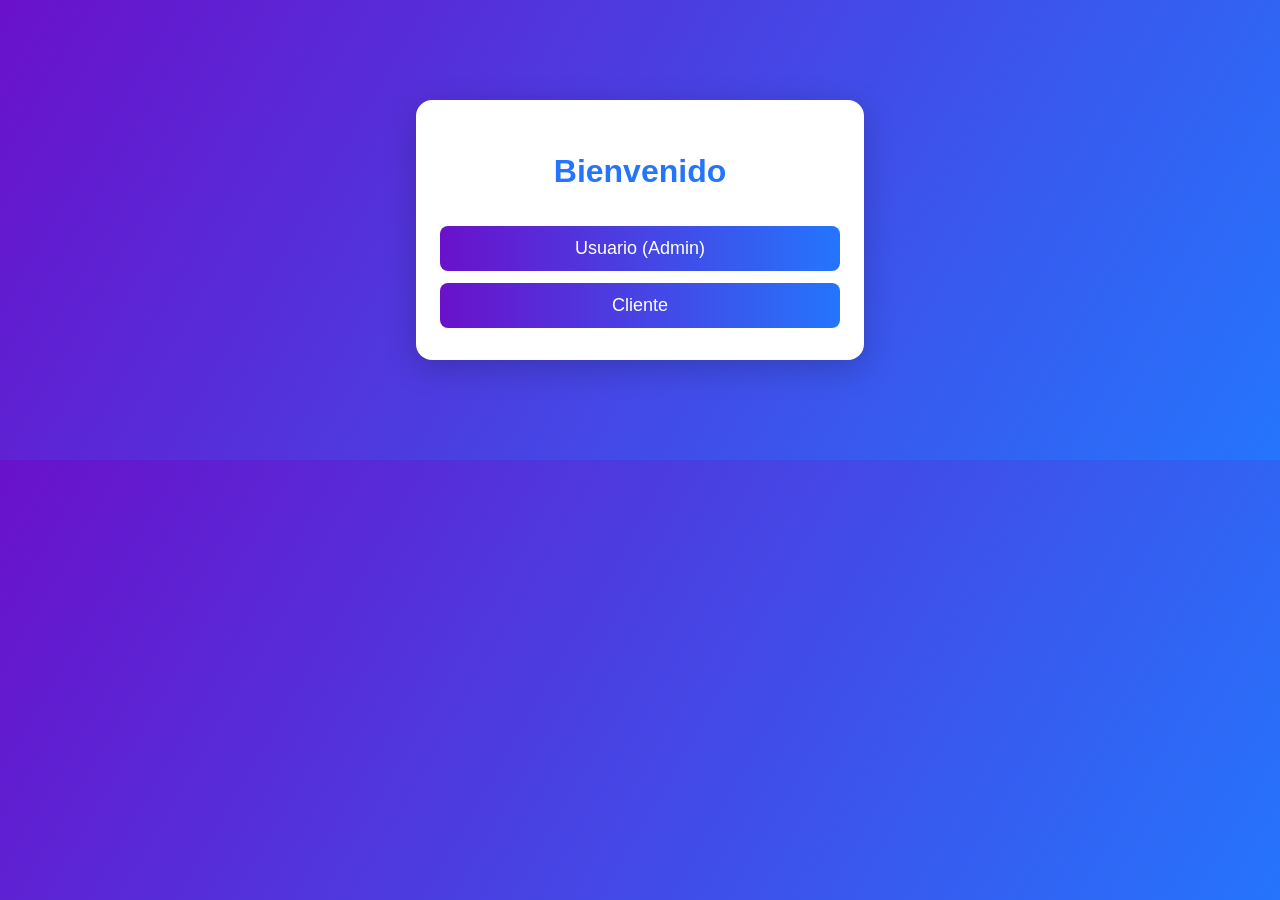
<file: frontend/index.html>
<!DOCTYPE html>
<html lang="es">

<head>
  <meta charset="UTF-8">
  <meta name="viewport" content="width=device-width, initial-scale=1.0">
  <title>Login - Examen Final</title>
  <link rel="stylesheet" href="styles.css">
</head>

<body>
  <div class="container">
    <h1>Bienvenido</h1>
    <div id="role-select">
      <button onclick="showAdminLogin()">Usuario (Admin)</button>
      <button onclick="showClienteLogin()">Cliente</button>
    </div>

    <form id="admin-login" class="hidden" onsubmit="return handleAdminLogin(event)">
      <h2>Login Usuario (Admin)</h2>
      <input type="email" id="admin-email" placeholder="Email" required>
      <input type="password" id="admin-password" placeholder="Contraseña" required>
      <button type="submit">Ingresar</button>
      <p>----- ó -----</p>
      <button type="button" onclick="window.location.href='index.html'" style="margin-top:10px;">Escoger rol</button>
      <p class="link" onclick="showAdminRegister()">¿No tienes cuenta? Regístrate</p>
      <div class="notification" id="admin-login-notif"></div>
    </form>

    <form id="admin-register" class="hidden" onsubmit="return handleAdminRegister(event)">
      <h2>Registro Usuario (Admin)</h2>
      <input type="text" id="admin-nombre" placeholder="Nombre" required maxlength="30">
      <input type="text" id="admin-apellido" placeholder="Apellido" required maxlength="20">
      <input type="email" id="admin-reg-email" placeholder="Email" required maxlength="30">
      <input type="password" id="admin-reg-password" placeholder="Contraseña" required maxlength="20">
      <button type="submit">Registrar</button>
      <button type="button" onclick="window.location.href='index.html'" style="margin-top:10px;">Escoger rol</button>
      <p>----- ó -----</p>
      <p class="link" onclick="showAdminLogin()">¿Ya tienes cuenta? Inicia sesión</p>
      <div class="notification" id="admin-register-notif"></div>
    </form>

    <form id="cliente-login" class="hidden" onsubmit="return handleClienteLogin(event)">
      <h2>Login Cliente</h2>
      <input type="text" id="cliente-cedula" placeholder="Cédula" required>
      <input type="password" id="cliente-password" placeholder="Contraseña" required>
      <button type="submit">Ingresar</button>
      <p>----- ó -----</p>
      <button type="button" onclick="window.location.href='index.html'" style="margin-top:10px;">Escoger rol</button>
      <p class="link" onclick="showClienteRegister()">¿No tienes cuenta? Regístrate</p>
      <div class="notification" id="cliente-login-notif"></div>
    </form>

    <form id="cliente-register" class="hidden" onsubmit="return handleClienteRegister(event)">
      <h2>Registro Cliente</h2>
      <input type="text" id="cliente-cedula-reg" placeholder="Cédula" required>
      <input type="text" id="cliente-nombre" placeholder="Nombre" required maxlength="10">
      <input type="text" id="cliente-apellido" placeholder="Apellido" required maxlength="10">
      <input type="text" id="cliente-ciudad" placeholder="Ciudad" required maxlength="10">
      <input type="email" id="cliente-email" placeholder="Email" required maxlength="30">
      <input type="text" id="cliente-direccion" placeholder="Dirección" maxlength="20">
      <input type="text" id="cliente-telefono" placeholder="Teléfono" maxlength="20">
      <input type="date" id="cliente-fecha-nacimiento" placeholder="Fecha de nacimiento">
      <input type="password" id="cliente-reg-password" placeholder="Contraseña" required maxlength="20">
      <button type="submit">Registrar</button>
      <button type="button" onclick="window.location.href='index.html'" style="margin-top:10px;">Escoger rol</button>
      <p>----- ó -----</p>
      <p class="link" onclick="showClienteLogin()">¿Ya tienes cuenta? Inicia sesión</p>
      <div class="notification" id="cliente-register-notif"></div>
    </form>
  </div>
  <script src="script.js"></script>
</body>

</html>
</file>
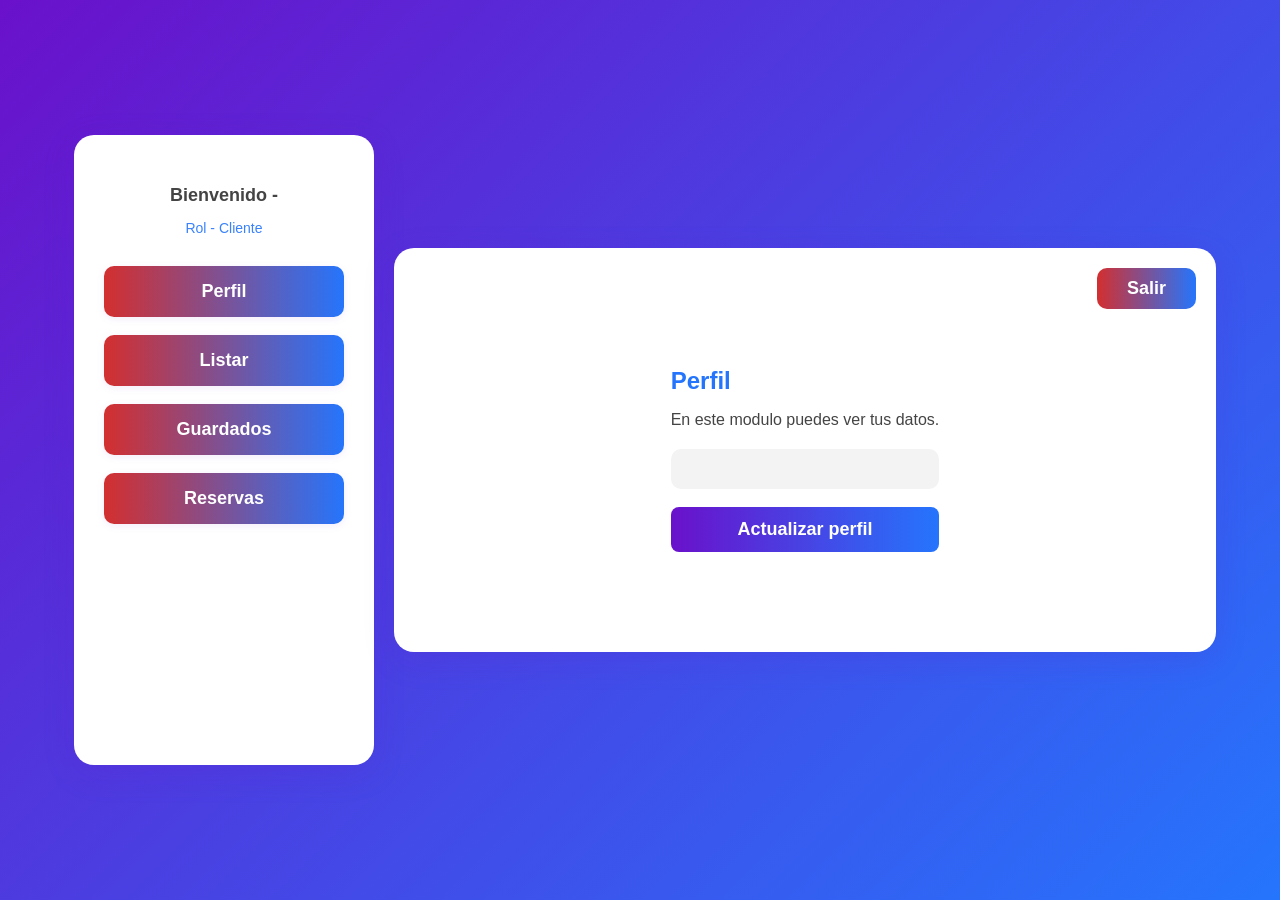
<file: frontend/cliente.html>
<!DOCTYPE html>
<html lang="es">

<head>
  <meta charset="UTF-8">
  <meta name="viewport" content="width=device-width, initial-scale=1.0">
  <title>Panel Cliente</title>
  <style>
    * {
      font-family: 'Segoe UI', Arial, sans-serif;
      box-sizing: border-box;
    }

    body {
      margin: 0;
      padding: 0;
      min-height: 100vh;
      background: linear-gradient(135deg, #6a11cb, #2575fc);
      display: flex;
      justify-content: center;
      align-items: center;
    }

    .container {
      display: flex;
      align-items: center;
      gap: 20px;
      width: 90%;
      max-width: 1700px;
    }

    aside {
      width: 300px;
      background: #fff;
      color: #2575fc;
      padding: 50px 30px;
      display: flex;
      flex-direction: column;
      align-items: center;
      border-radius: 20px;
      box-shadow: 0 8px 32px rgba(106, 17, 203, 0.15);
      height: 70vh;
      margin-left: 10px;
    }

    .admin-info {
      margin-bottom: 30px;
      text-align: center;
      font-size: 14px;
    }

    .admin-info div:first-child {
      font-weight: bold;
      font-size: 18px;
      color: #444;
    }

    .sidebar-btn {
      background: #fff;
      background: linear-gradient(90deg, #d32f2f, #2575fc);
      color: white;
      border: none;
      border-radius: 10px;
      font-weight: bold;
      font-size: 18px;
      padding: 15px 0;
      margin-bottom: 18px;
      cursor: pointer;
      box-shadow: 0 2px 8px rgba(106, 17, 203, 0.08);
      width: 100%;
    }

    .sidebar-btn:hover {
      background: linear-gradient(90deg, #6a11cb, #2575fc);
      color: #fff;
    }

    main {
      flex: 1;
      max-width: 1500px;
      background: #fff;
      padding: 100px 30px;
      position: relative;
      border-radius: 20px;
      box-shadow: 0 8px 32px rgba(106, 17, 203, 0.15);
      max-height: 650px;
      overflow-y: auto;
      display: flex;
      flex-direction: column;
      justify-content: center;
    }

    main section {
      margin: auto;
    }


    .btn-salir {
      position: absolute;
      top: 20px;
      right: 20px;
      background: linear-gradient(90deg, #d32f2f, #2575fc);
      color: #fff;
      border: none;
      padding: 10px 30px;
      border-radius: 10px;
      font-weight: bold;
      cursor: pointer;
      font-size: 18px;
    }

    .btn-salir:hover {
      background: linear-gradient(90deg, #6a11cb, #2575fc);
      color: #fff;
    }

    #form-producto,
    #form-cliente {
      max-width: 420px;
      margin: auto;
    }

    .input-login {
      background: #f3f3f3;
      border: 1px solid #ccc;
      border-radius: 8px;
      padding: 10px;
      margin-bottom: 6px;
      font-size: 16px;
      width: 100%;
    }

    .btn-login {
      background: linear-gradient(90deg, #6a11cb, #2575fc);
      color: #fff;
      border: none;
      border-radius: 8px;
      font-weight: bold;
      font-size: 18px;
      padding: 12px 0;
      cursor: pointer;
      width: 100%;
    }

    .btn-login:hover {
      opacity: 0.85;
    }

    table {
      border-collapse: collapse;
      width: 100%;
    }

    th,
    td {
      border: 1px solid #ccc;
      padding: 8px;
      text-align: left;
    }

    th {
      background-color: #f3f3f3;
    }

    #carrusel-listar {
      max-width: 1500px;
    }

    .slide-listar {
      max-width: 1500px;
    }

    #slide-listar-cliente table,
    #slide-listar-producto table {
      min-width: 0;
      width: 100%;
    }

    @media (max-width: 700px) {
      .container {
        flex-direction: column;
        align-items: stretch;
        width: 100%;
        min-width: 0;
      }

      aside {
        width: 100%;
        margin-left: 0;
        margin-bottom: 20px;
        height: auto;
        padding: 30px 10px;
        border-radius: 0 0 20px 20px;
      }

      main {
        padding: 20px 10px;
        min-height: 400px;
        border-radius: 20px 20px 0 0;
      }

      #carrusel-crear {
        min-height: 0;
        max-width: 100%;
        padding: 0;
      }

      .slide-crear {
        max-width: 100%;
        min-width: 0;
      }

      #carrusel-crear>div {
        max-width: 100%;
      }

      #carrusel-crear button {
        width: 36px;
        height: 36px;
        font-size: 20px;
      }
    }
  </style>
</head>

<body>
  <div class="container">
    <aside>
      <div class="admin-info">
        <div>Bienvenido - <span id="cliente-nombre"></span></div>
        <p></p>
        <div style="opacity: .9;">Rol - Cliente</div>
      </div>
      <button id="btn-perfil" class="sidebar-btn">Perfil</button>
      <button id="btn-listar" class="sidebar-btn">Listar</button>
      <button id="btn-carrito" class="sidebar-btn">Guardados</button>
      <button id="btn-pedidos" class="sidebar-btn">Reservas</button>
    </aside>
    <main>
      <!-- ...otros módulos... -->
      <button onclick="window.location.href='index.html'" class="btn-salir">Salir</button>
      <section id="seccion-perfil" style="display:none;">
        <h2 style="color:#2575fc;margin-bottom:10px;">Perfil</h2>
        <p style="margin-bottom:20px;color:#444;">En este modulo puedes ver tus datos.</p>
        <div id="datos-perfil" style="background:#f3f3f3;padding:20px;border-radius:10px;max-width:400px;"></div>
        <button id="btn-actualizar-perfil" class="btn-login"
          style="margin-top:18px;width:100%;max-width:400px;">Actualizar perfil</button>
      </section>

      <!-- Modal para actualizar perfil -->
      <div id="modal-actualizar-perfil"
        style="display:none;position:fixed;top:0;left:0;width:100vw;height:100vh;background:rgba(0,0,0,0.3);z-index:1000;justify-content:center;align-items:center;">
        <div
          style="background:#fff;padding:32px 28px;border-radius:16px;max-width:400px;width:90%;box-shadow:0 8px 32px rgba(106,17,203,0.15);position:relative;">
          <h2 style="color:#2575fc;margin-bottom:10px;">Editar perfil</h2>
          <form id="form-actualizar-perfil">
            <input type="text" name="cedula" placeholder="Cédula" required maxlength="10" class="input-login" disabled>
            <input type="text" name="nombre" placeholder="Nombre" required maxlength="20" class="input-login">
            <input type="text" name="apellido" placeholder="Apellido" required maxlength="20" class="input-login">
            <input type="email" name="email" placeholder="Email" required maxlength="40" class="input-login">
            <input type="text" name="ciudad" placeholder="Ciudad" maxlength="20" class="input-login">
            <input type="text" name="direccion" placeholder="Dirección" maxlength="20" class="input-login">
            <input type="text" name="telefono" placeholder="Teléfono" maxlength="10" class="input-login">
            <input type="date" name="fecha_nacimiento" placeholder="Fecha de nacimiento" class="input-login">
            <input type="password" name="password" placeholder="Nueva contraseña" class="input-login">
            <button type="submit" class="btn-login" style="margin-top:10px;">Guardar cambios</button>
            <button type="button" id="btn-cerrar-modal" class="btn-login"
              style="background:#d32f2f;margin-top:10px;">Cancelar</button>
          </form>
        </div>
      </div>

      <section id="seccion-listar" style="display:none;position:relative;">
        <div id="listar-productos" style="min-height:400px;width:100%;max-width:900px;margin:auto;">
          <h2 style="color:#2575fc;margin-bottom:10px;">Listar Vehículos</h2>
          <p style="margin-bottom:20px;color:#444;">En este modulo te permite ver todos los vehículos disponibles.</p>
          <div
            style="overflow-x:auto;background:#fff;padding:20px;border-radius:16px;box-shadow:0 8px 32px rgba(106,17,203,0.08);">
            <table style="min-width:700px;width:100%;">
              <thead>
                <tr>
                  <th>N°</th>
                  <th>Marca</th>
                  <th>Modelo</th>
                  <th>Año fabricación</th>
                  <th>Placa</th>
                  <th>Color</th>
                  <th>Tipo</th>
                  <th>Kilometraje</th>
                  <th>Descripción</th>
                  <th>Acciones</th>
                </tr>
              </thead>
              <tbody id="tabla-productos-body"></tbody>
            </table>
          </div>
        </div>
      </section>

      <!-- Modal para editar producto -->
      <div id="modal-editar-producto"
        style="display:none;position:fixed;top:0;left:0;width:100vw;height:100vh;background:rgba(0,0,0,0.3);z-index:1000;justify-content:center;align-items:center;">
        <div
          style="background:#fff;padding:32px 28px;border-radius:16px;max-width:500px;width:90%;box-shadow:0 8px 32px rgba(106,17,203,0.15);position:relative;">
          <h2 style="color:#2575fc;margin-bottom:10px;">Editar vehiculo</h2>
          <form id="form-editar-producto">
            <input type="text" name="marca" placeholder="Marca" required maxlength="20" class="input-login">
            <input type="text" name="modelo" placeholder="Modelo" required maxlength="20" class="input-login">
            <input type="date" name="anio_fabricacion" placeholder="Año de fabricación" class="input-login">
            <input type="text" name="placa" placeholder="Placa" maxlength="7" class="input-login">
            <input type="text" name="color" placeholder="Color" maxlength="20" class="input-login">
            <input type="text" name="tipo" placeholder="Tipo" maxlength="20" class="input-login">
            <input type="text" name="kilometraje" placeholder="Kilometraje" maxlength="20" class="input-login">
            <input type="text" name="descripcion" placeholder="Descripción" maxlength="20" class="input-login">
            <button type="submit" class="btn-login" style="margin-top:10px;">Guardar cambios</button>
            <button type="button" id="btn-cerrar-modal-editar" class="btn-login"
              style="background:#d32f2f;margin-top:10px;">Cancelar</button>
          </form>
        </div>
      </div>

      <section id="seccion-carrito" style="display:none;position:relative;">
        <div id="carrito" style="min-height:300px;width:100%;max-width:700px;margin:auto;">
          <h2 style="color:#2575fc;margin-bottom:10px;">Guardado</h2>
          <p style="margin-bottom:20px;color:#444;">En este modulo puedes ver tus vehiculos seleccionados.</p>
          <div id="carrito-lista" style="display:flex;flex-wrap:wrap;gap:20px;"></div>
          <div id="carrito-vacio" style="color:#888;margin-top:20px;display:none;">No hay vehiculos en el guardado.
          </div>
        </div>
      </section>

      <section id="seccion-pedidos" style="display:none;">
        <div id="carrusel-pedidos" style="max-width:900px;margin:auto;">
          <div id="carrusel-gestion" style="display:block;">
            <h2 style="color:#2575fc;margin-bottom:10px;">Gestión de reservas</h2>
            <p style="margin-bottom:20px;color:#444;">En este modulo puedes realizar tus reservas.</p>
            <div style="display:flex;align-items:center;justify-content:center;gap:24px;">
              <button id="btn-carrusel-pedidos-izq"
                style="background:linear-gradient(90deg,#2575fc,#6a11cb);color:#fff;border:none;border-radius:50%;width:44px;height:44px;font-size:28px;cursor:pointer;flex-shrink:0;">&#8592;</button>
              <form id="pedidoForm"
                style="background:#f3f3f3;padding:28px 24px;border-radius:16px;max-width:420px;box-shadow:0 4px 16px rgba(106,17,203,0.08);">
                <div id="notificacion-pedido" class="notification success" style="display:none;margin-bottom:12px;">
                  ¡Pedido creado exitosamente!</div>
                <div style="margin-bottom:16px;">
                  <label for="cedula_cliente" style="color:#2575fc;font-weight:bold;">Cédula Cliente:</label><br>
                  <input type="text" id="cedula_cliente" name="cedula_cliente" required class="input-login"
                    style="margin-top:4px;background:#eaf3ff;color:#2575fc;font-weight:bold;" readonly>
                  <span id="cedulaClienteMsg" style="color:#d32f2f;font-size:14px;display:none;"></span>
                </div>
                <div style="margin-bottom:16px;">
                  <label for="codigo_producto" style="color:#2575fc;font-weight:bold;">Código Producto:</label><br>
                  <input type="text" id="codigo_producto" name="codigo_producto" maxlength="20" required
                    class="input-login" style="margin-top:4px;">
                  <button type="button" id="buscarProducto" class="btn-login"
                    style="margin-top:10px;width:100%;background:#2575fc;">Buscar producto</button>
                </div>
                <div id="datosProducto"
                  style="display:none;background:#f3f3f3;padding:18px 16px;border-radius:12px;margin-bottom:16px;box-shadow:0 2px 8px rgba(106,17,203,0.08);">
                  <div style="margin-bottom:8px;"><b style="color:#2575fc;">Nombre:</b> <span id="nombreProducto"
                      style="color:#444;"></span></div>
                  <div style="margin-bottom:8px;"><b style="color:#2575fc;">Categoría:</b> <span id="categoriaProducto"
                      style="color:#444;"></span></div>
                  <div style="margin-bottom:8px;"><b style="color:#2575fc;">Precio:</b> $<span id="precioProducto"
                      style="color:#444;"></span></div>
                  <div style="margin-bottom:8px;"><b style="color:#2575fc;">Stock:</b> <span id="stockProducto"
                      style="color:#444;"></span></div>
                  <div style="margin-bottom:8px;"><b style="color:#2575fc;">Cantidad:</b> <input type="number"
                      id="cantidadProducto" min="1" value="1" style="width:60px;"> </div>
                  <span id="productoMsg" style="color:#d32f2f;font-size:14px;display:none;"></span>
                </div>
                <button type="submit" class="btn-login" style="width:100%;margin-top:10px;">Crear Pedido</button>
              </form>
              <button id="btn-carrusel-pedidos-der"
                style="background:linear-gradient(90deg,#2575fc,#6a11cb);color:#fff;border:none;border-radius:50%;width:44px;height:44px;font-size:28px;cursor:pointer;flex-shrink:0;">&#8594;</button>
            </div>
          </div>
          <div id="carrusel-mis" style="display:none;">
            <div style="display:flex;align-items:center;justify-content:center;gap:24px;">
              <button id="btn-carrusel-pedidos-izq-mis"
                style="background:linear-gradient(90deg,#2575fc,#6a11cb);color:#fff;border:none;border-radius:50%;width:44px;height:44px;font-size:28px;cursor:pointer;flex-shrink:0;">&#8592;</button>
              <div style="width:100%;max-width:900px;">
                <h3 style="color:#2575fc;margin-top:10px;margin-bottom:18px;text-align:center;">Mis Reservas</h3>
                <div
                  style="overflow-x:auto;background:#fff;padding:20px;border-radius:16px;box-shadow:0 8px 32px rgba(106,17,203,0.08);max-width:900px;margin:auto;">
                  <table id="tablaPedidos" style="min-width:700px;width:100%;border-collapse:collapse;">
                    <thead>
                      <tr style="background-color:#f3f3f3;color:#2575fc;">
                        <th style="padding:10px 8px;border-radius:8px 0 0 8px;">ID</th>
                        <th style="padding:10px 8px;">Código Pedido</th>
                        <th style="padding:10px 8px;">Cédula Cliente</th>
                        <th style="padding:10px 8px;">Código Producto</th>
                        <th style="padding:10px 8px;">Cantidad</th>
                        <th style="padding:10px 8px;">Nombre</th>
                        <th style="padding:10px 8px;">Categoría</th>
                        <th style="padding:10px 8px;">Precio</th>
                        <th style="padding:10px 8px;">Stock</th>
                        <th style="padding:10px 8px;border-radius:0 8px 8px 0;">Estado</th>
                      </tr>
                    </thead>
                    <tbody>
                      <!-- Los pedidos del cliente se mostrarán aquí -->
                    </tbody>
                  </table>
                </div>
              </div>
              <button id="btn-carrusel-pedidos-der-mis"
                style="background:linear-gradient(90deg,#2575fc,#6a11cb);color:#fff;border:none;border-radius:50%;width:44px;height:44px;font-size:28px;cursor:pointer;flex-shrink:0;">&#8594;</button>
            </div>
          </div>
        </div>
      </section>
    </main>
    <!-- Modal para editar cliente (mover aquí, fuera de la sección 'Crear') -->
    <div id="modal-editar-cliente"
      style="display:none;position:fixed;top:0;left:0;width:100vw;height:100vh;background:rgba(0,0,0,0.3);z-index:1000;justify-content:center;align-items:center;">
      <div
        style="background:#fff;padding:32px 28px;border-radius:16px;max-width:500px;width:90%;box-shadow:0 8px 32px rgba(106,17,203,0.15);position:relative;">
        <h2 style="color:#2575fc;margin-bottom:10px;">Editar cliente</h2>
        <form id="form-editar-cliente">
          <input type="text" name="cedula" placeholder="Cédula" required maxlength="10" class="input-login">
          <input type="text" name="nombre" placeholder="Nombre" required maxlength="10" class="input-login">
          <input type="text" name="apellido" placeholder="Apellido" required maxlength="10" class="input-login">
          <input type="text" name="ciudad" placeholder="Ciudad" required maxlength="10" class="input-login">
          <input type="email" name="email" placeholder="Email" required maxlength="30" class="input-login">
          <input type="text" name="direccion" placeholder="Dirección" maxlength="20" class="input-login">
          <input type="text" name="telefono" placeholder="Teléfono" maxlength="10" class="input-login">
          <input type="date" name="fecha_nacimiento" placeholder="Fecha de nacimiento" class="input-login">
          <input type="password" name="passwordCliente" placeholder="Contraseña" required maxlength="30"
            class="input-login">
          <button type="submit" class="btn-login" style="margin-top:10px;">Guardar cambios</button>
          <button type="button" id="btn-cerrar-modal-editar-cliente" class="btn-login"
            style="background:#d32f2f;margin-top:10px;">Cancelar</button>
        </form>
      </div>
    </div>
  </div>

</body>
<script src="perfil/perfil.js"></script>
<script src="listar/listar.js"></script>
<script src="guardado/guardado.js"></script>
<script src="reservas/reservas.js"></script>
<script>
  // Carrusel de pedidos con flechas en ambas vistas
  document.addEventListener('DOMContentLoaded', function () {
    const btnIzq = document.getElementById('btn-carrusel-pedidos-izq');
    const btnDer = document.getElementById('btn-carrusel-pedidos-der');
    const btnIzqMis = document.getElementById('btn-carrusel-pedidos-izq-mis');
    const btnDerMis = document.getElementById('btn-carrusel-pedidos-der-mis');
    const vistaGestion = document.getElementById('carrusel-gestion');
    const vistaMis = document.getElementById('carrusel-mis');
    let actual = 0; // 0: gestion, 1: mis pedidos
    function mostrarVista(idx) {
      if (idx === 0) {
        vistaGestion.style.display = 'block';
        vistaMis.style.display = 'none';
      } else {
        vistaGestion.style.display = 'none';
        vistaMis.style.display = 'block';
      }
      actual = idx;
    }
    // Flechas en gestión
    btnIzq.addEventListener('click', function () {
      mostrarVista(0);
    });
    btnDer.addEventListener('click', function () {
      mostrarVista(1);
    });
    // Flechas en mis pedidos
    btnIzqMis.addEventListener('click', function () {
      mostrarVista(0);
    });
    btnDerMis.addEventListener('click', function () {
      mostrarVista(1);
    });
    mostrarVista(0);
  });
</script>
</body>
</body>

</html>
</file>
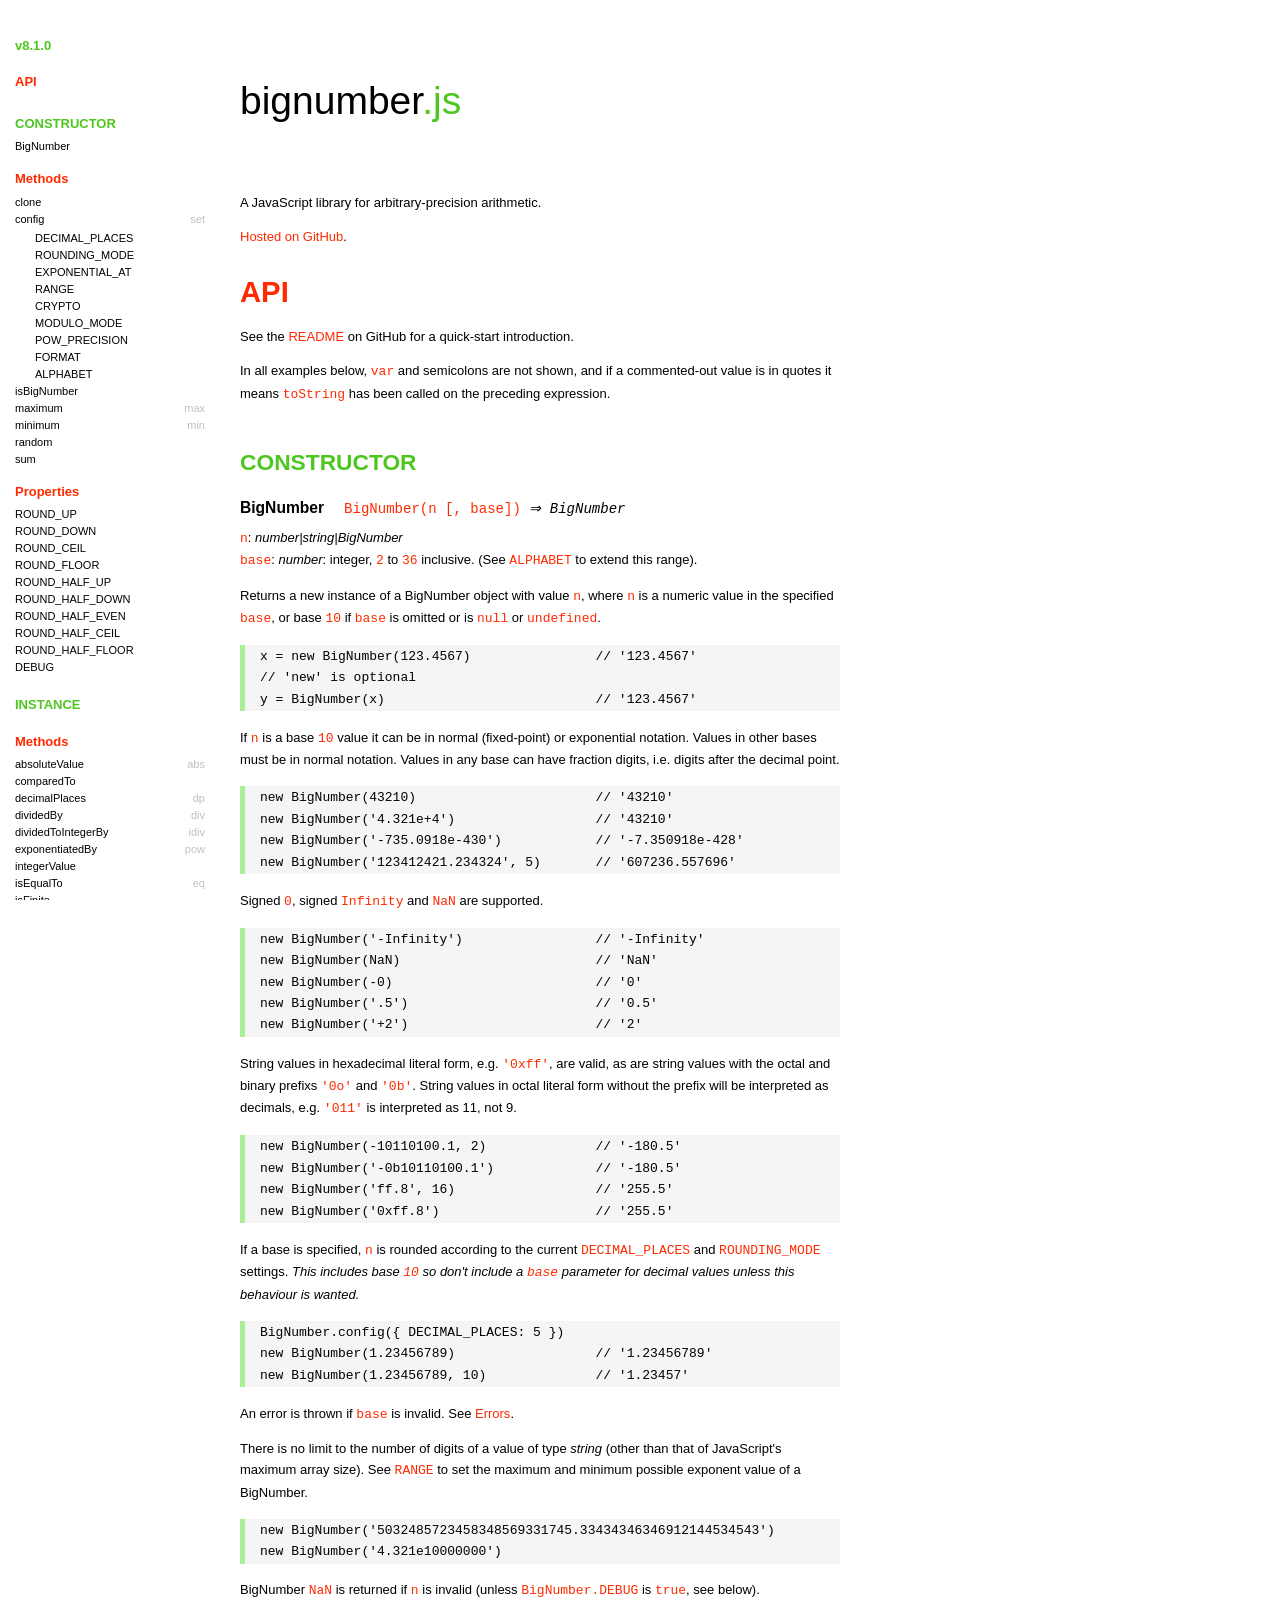
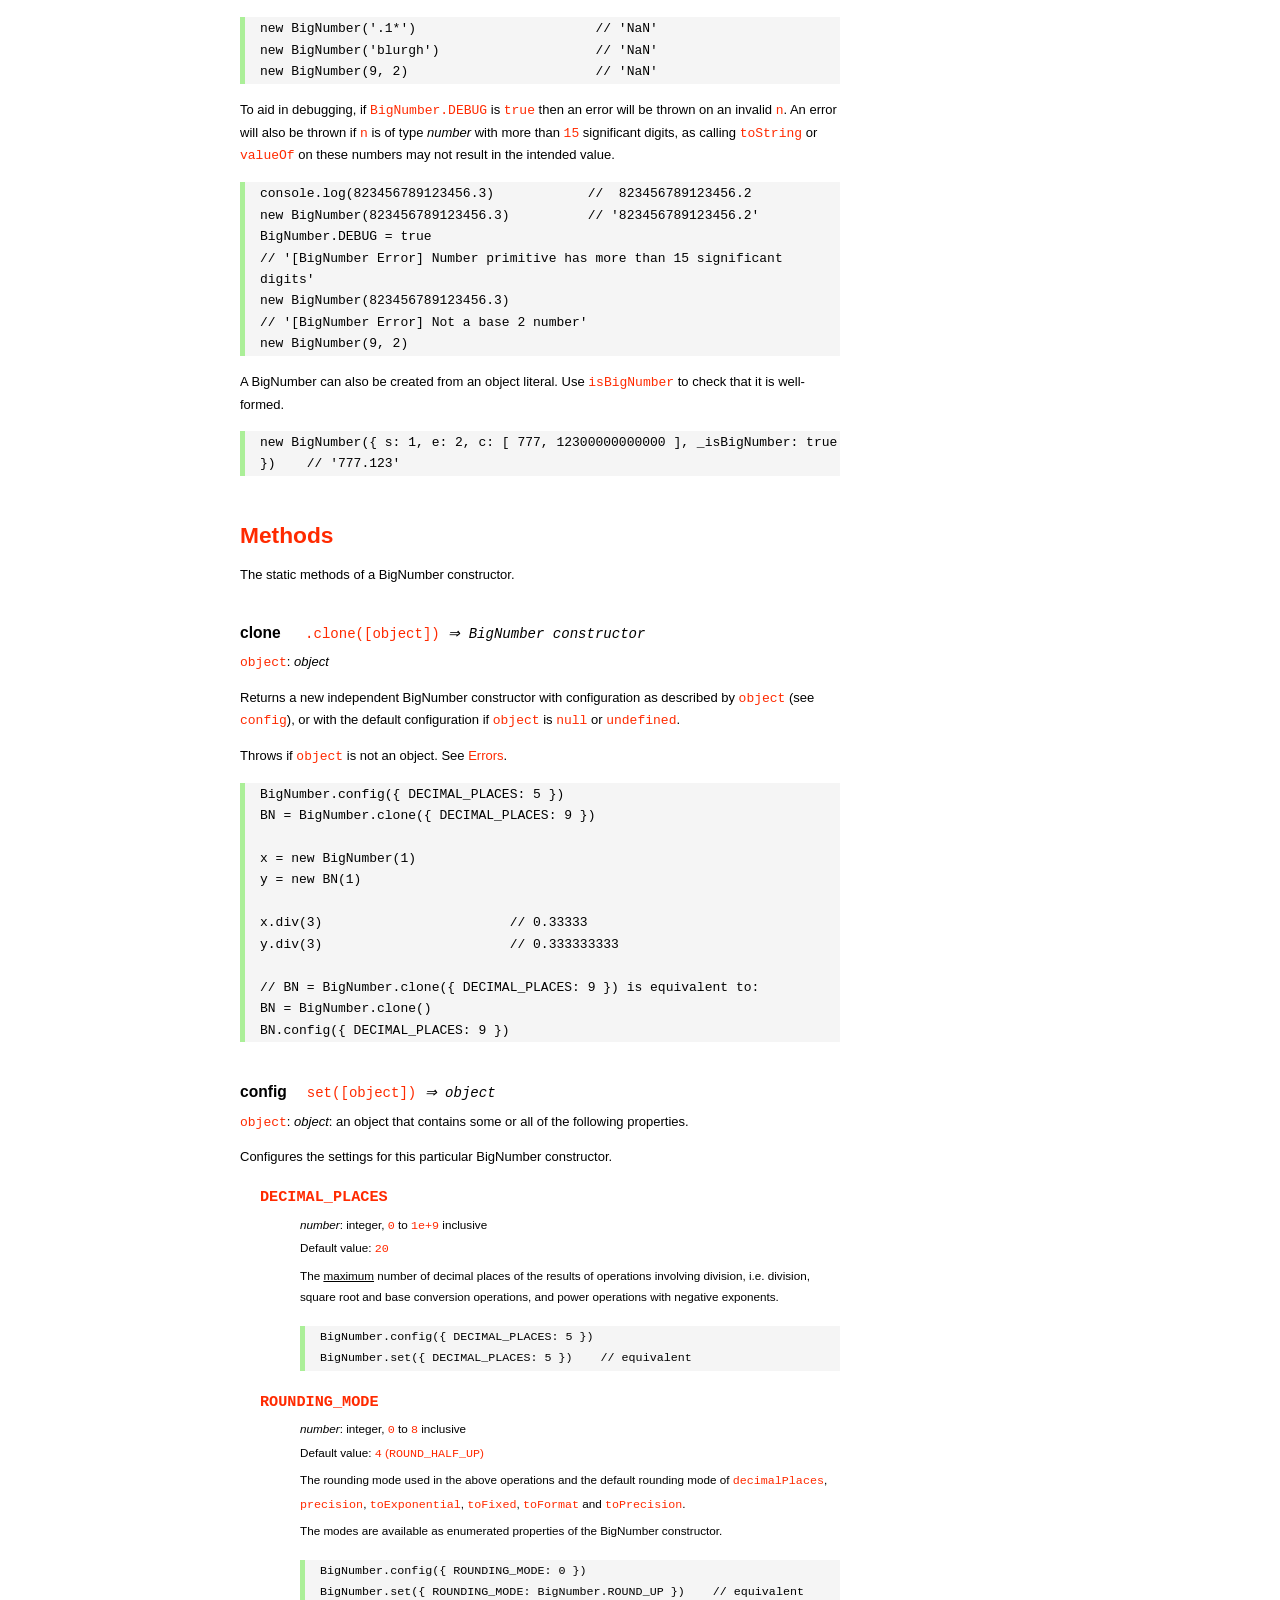
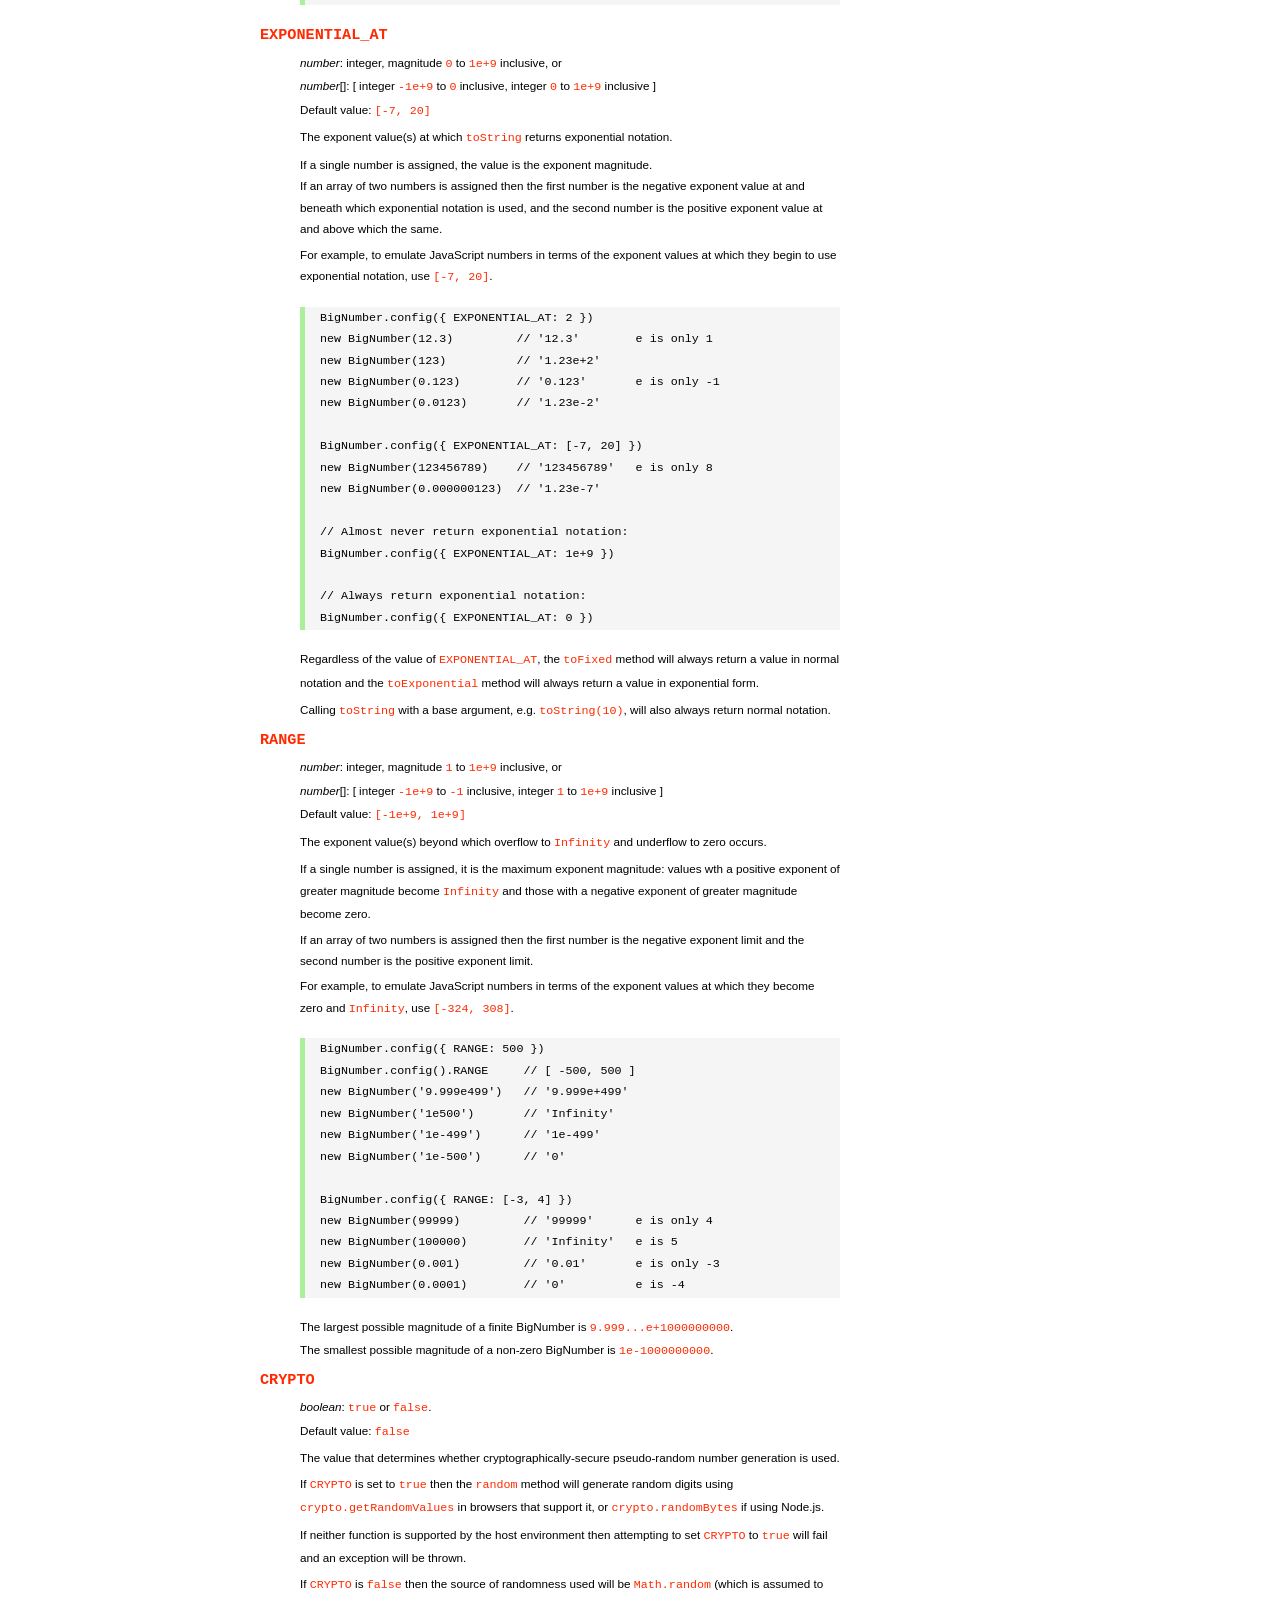
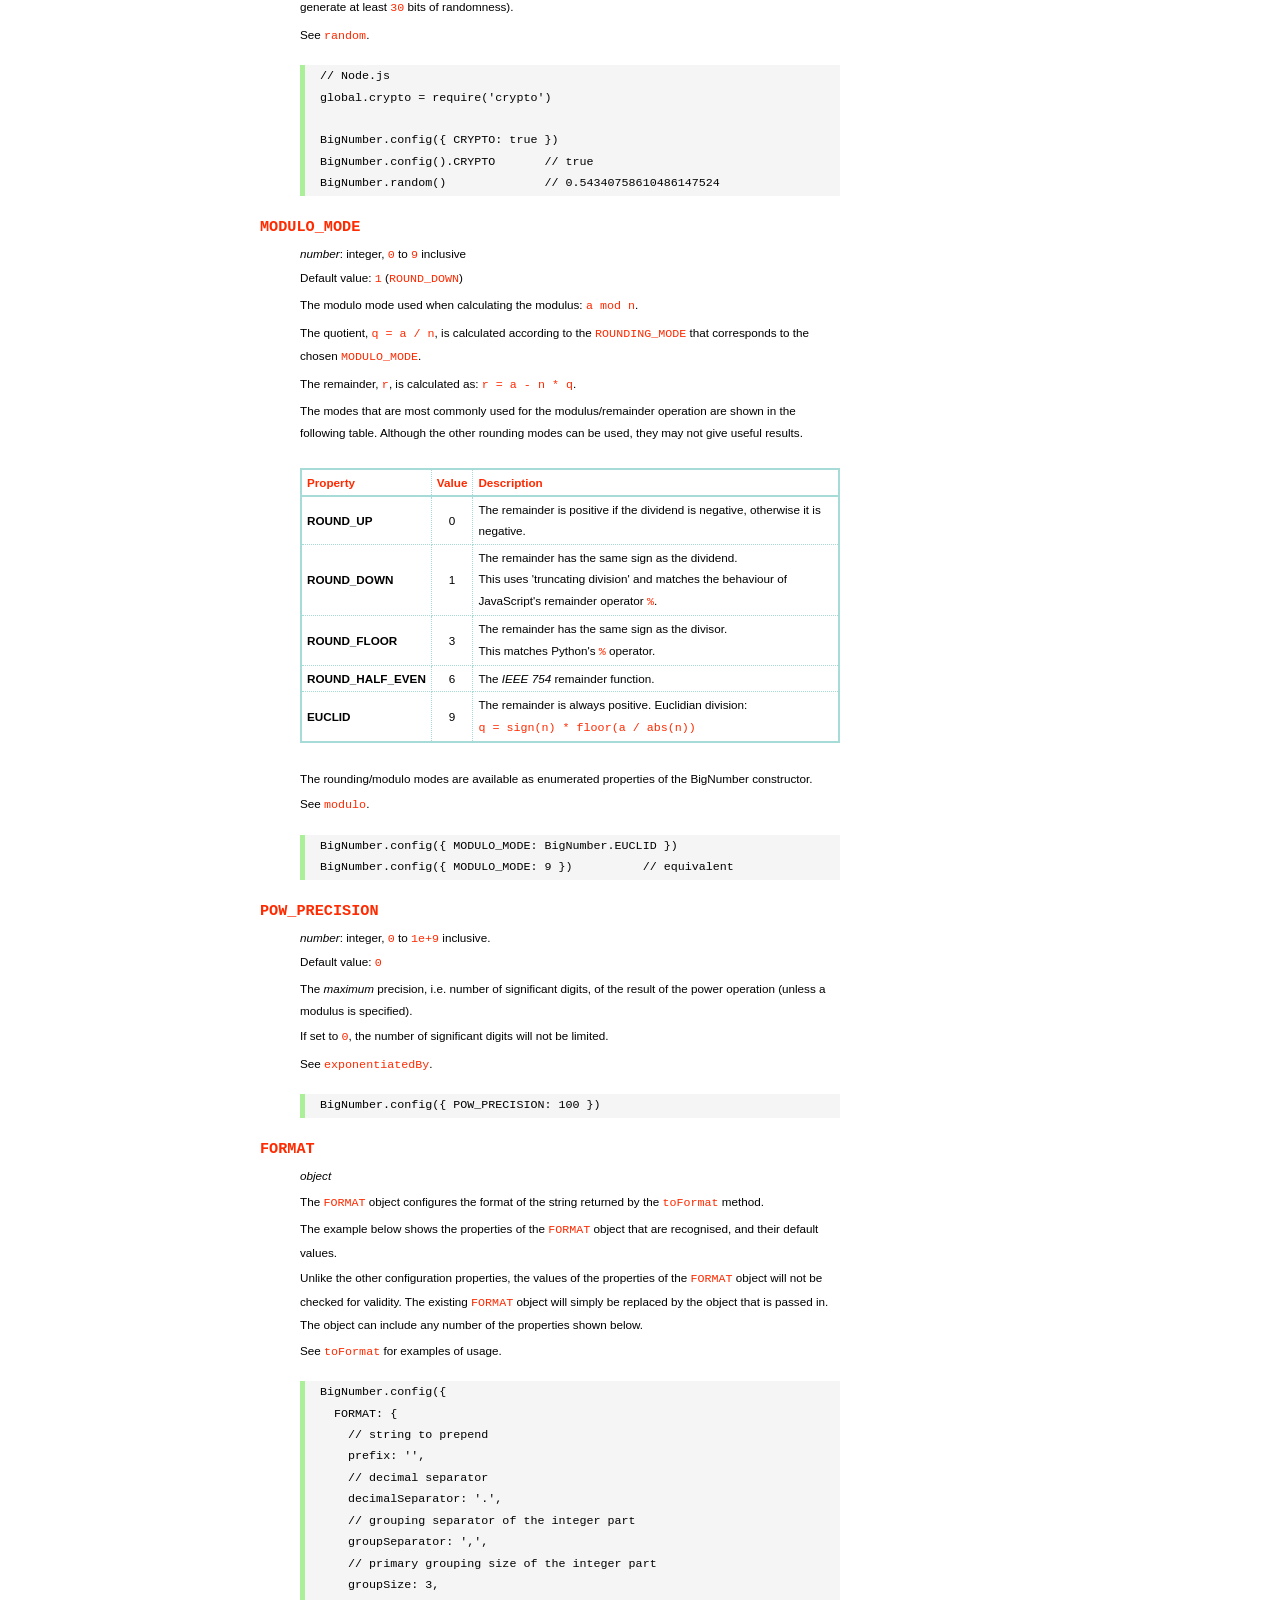
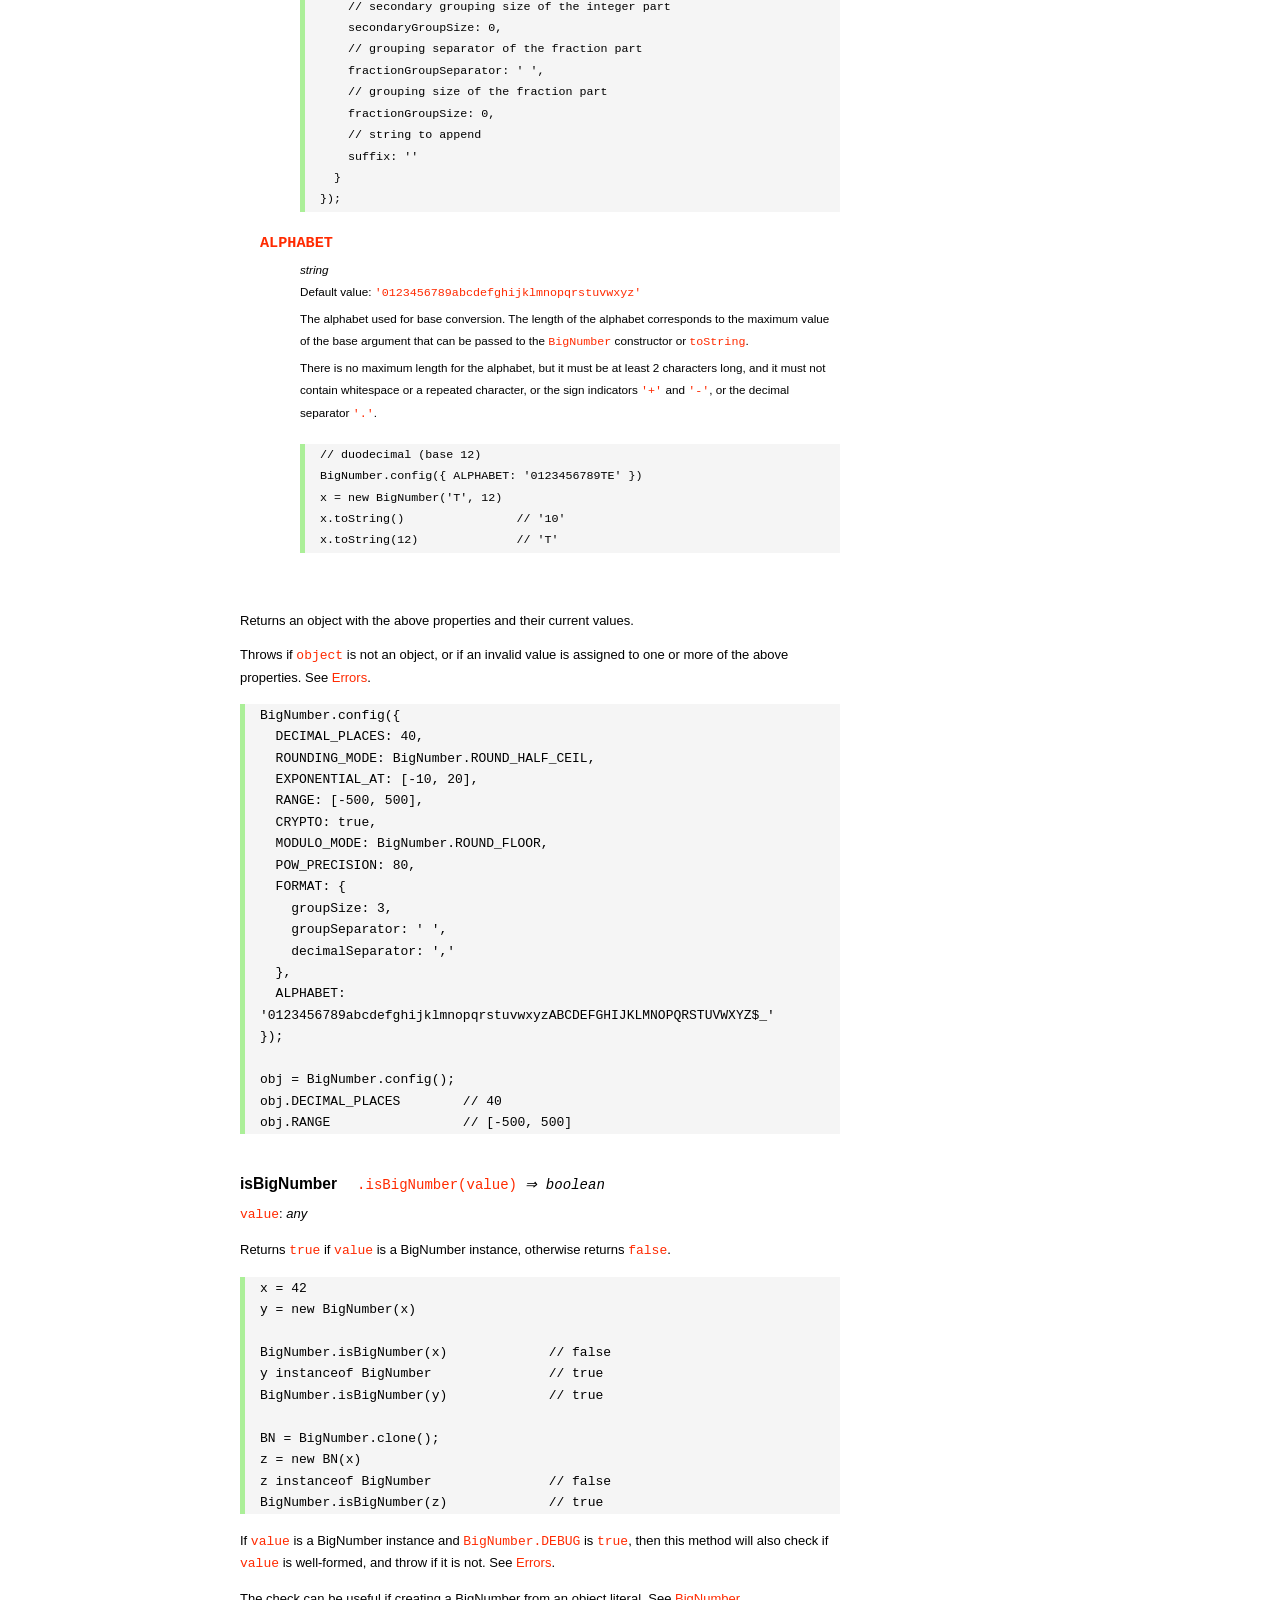
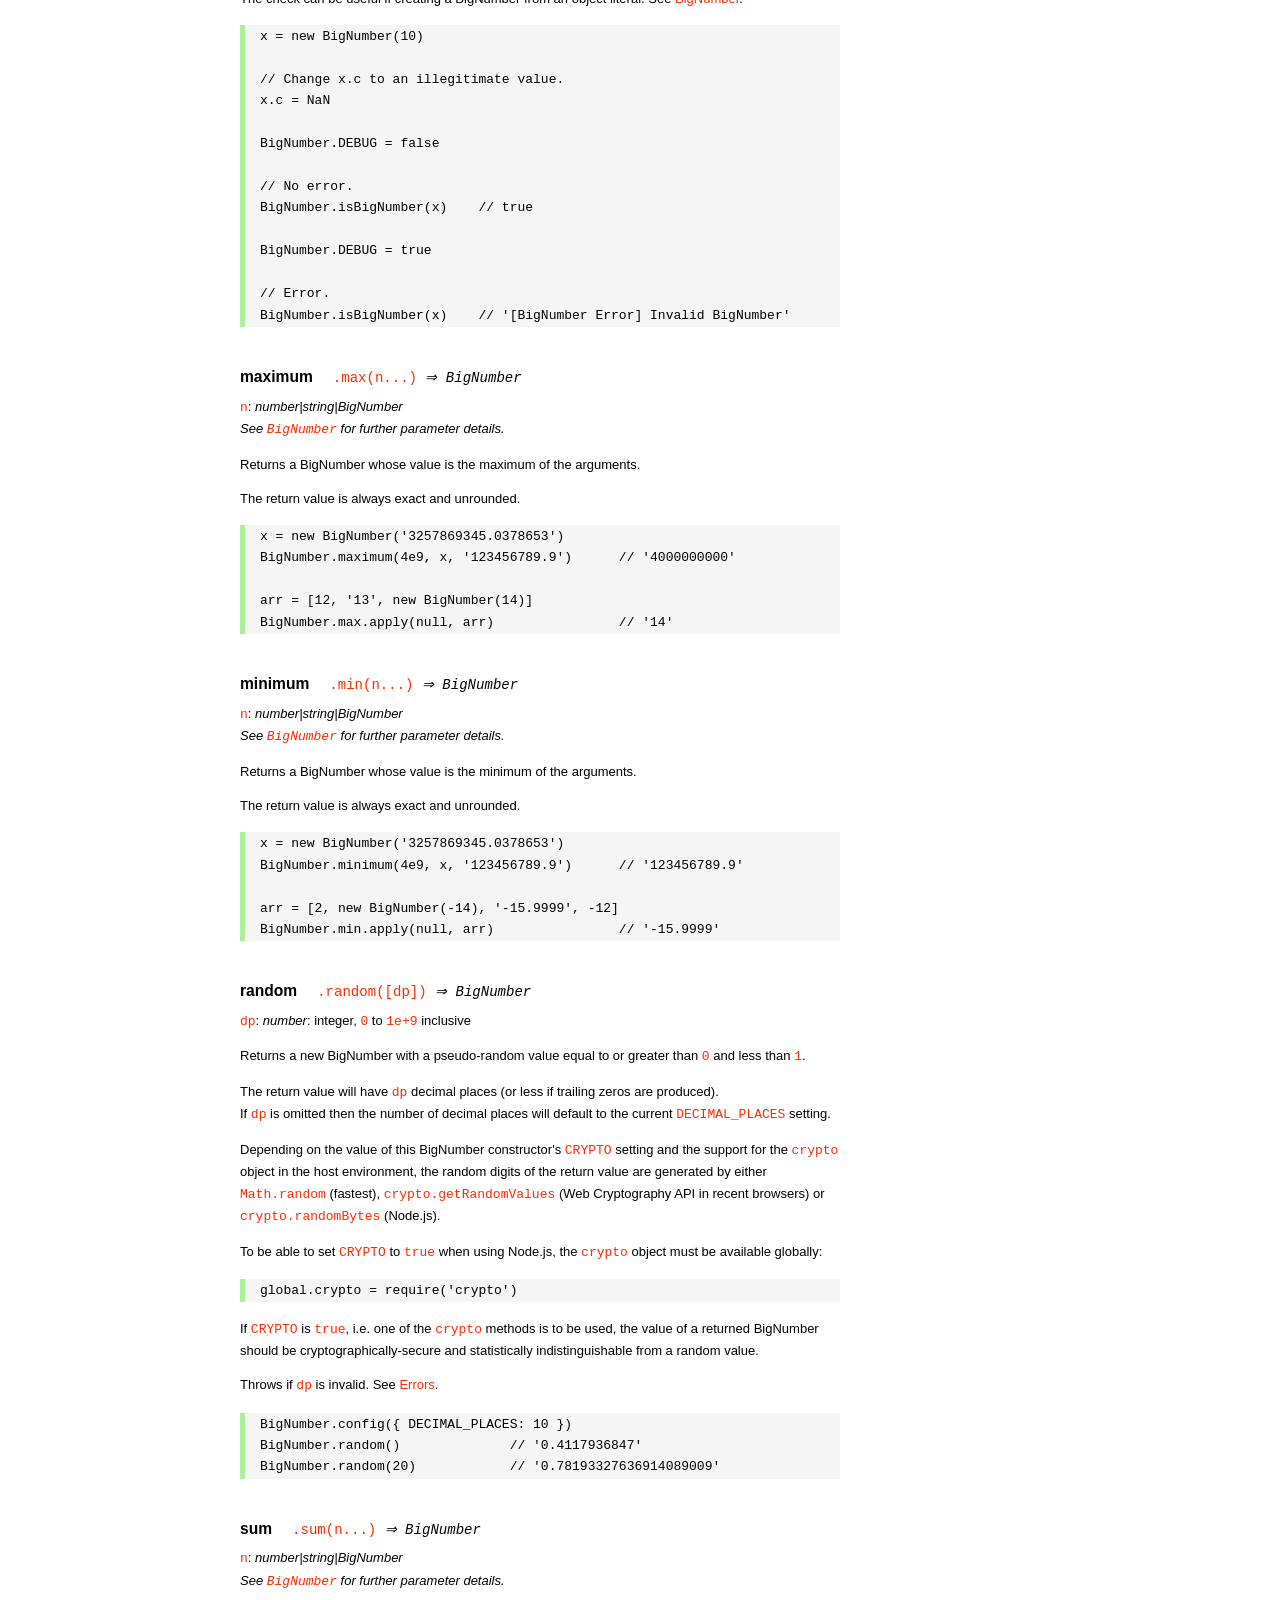
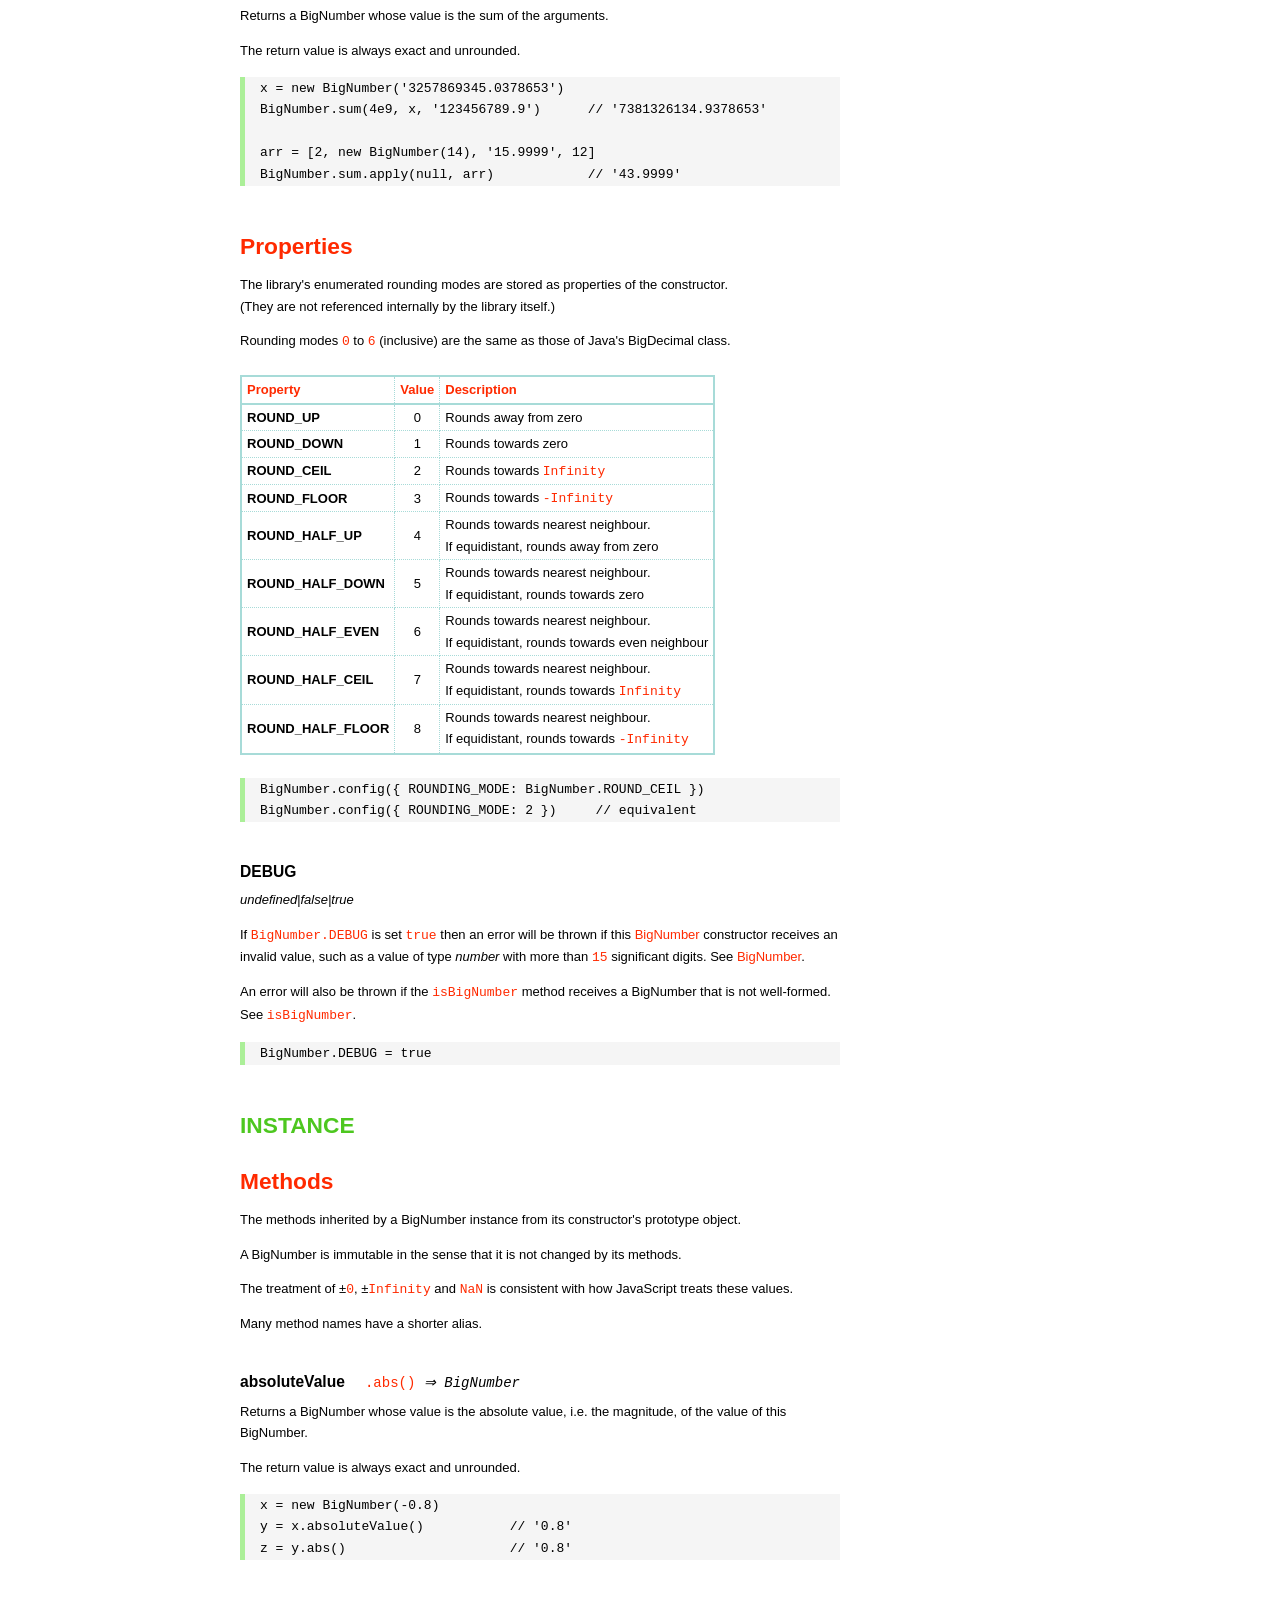
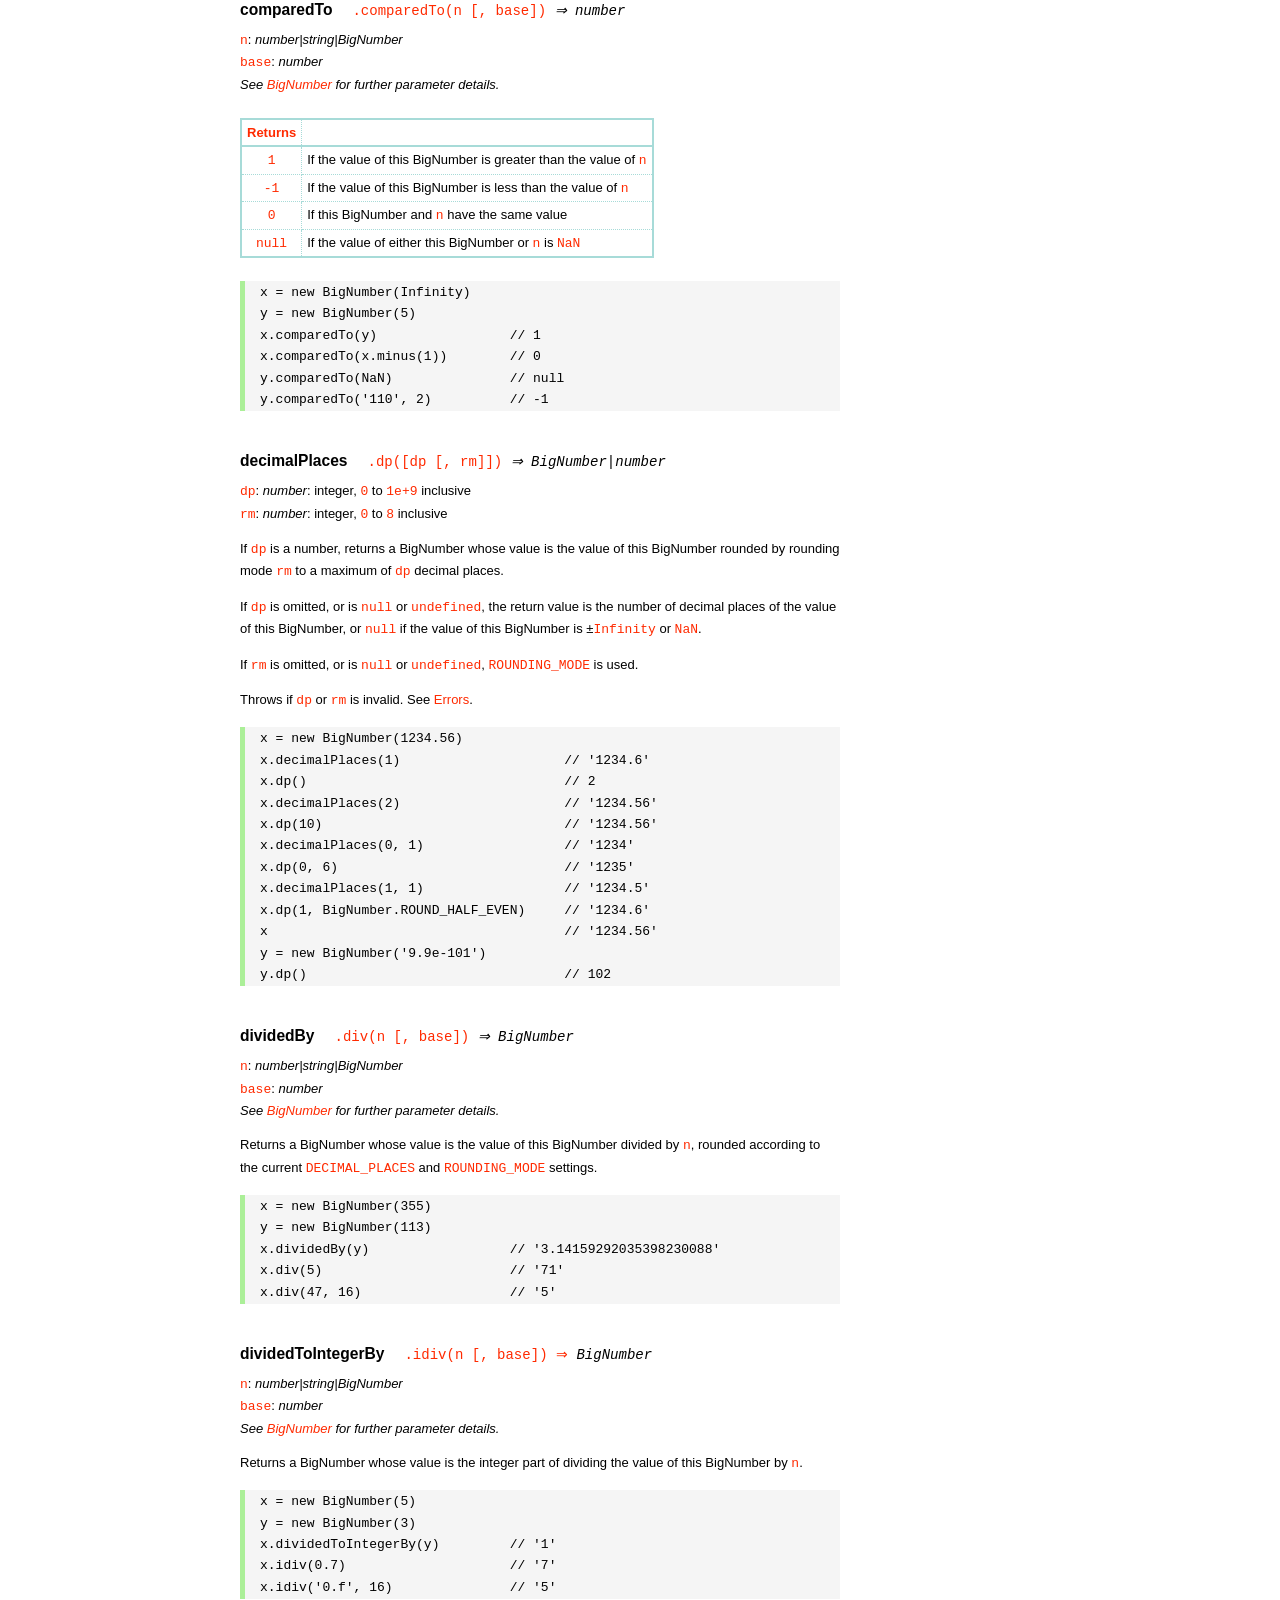
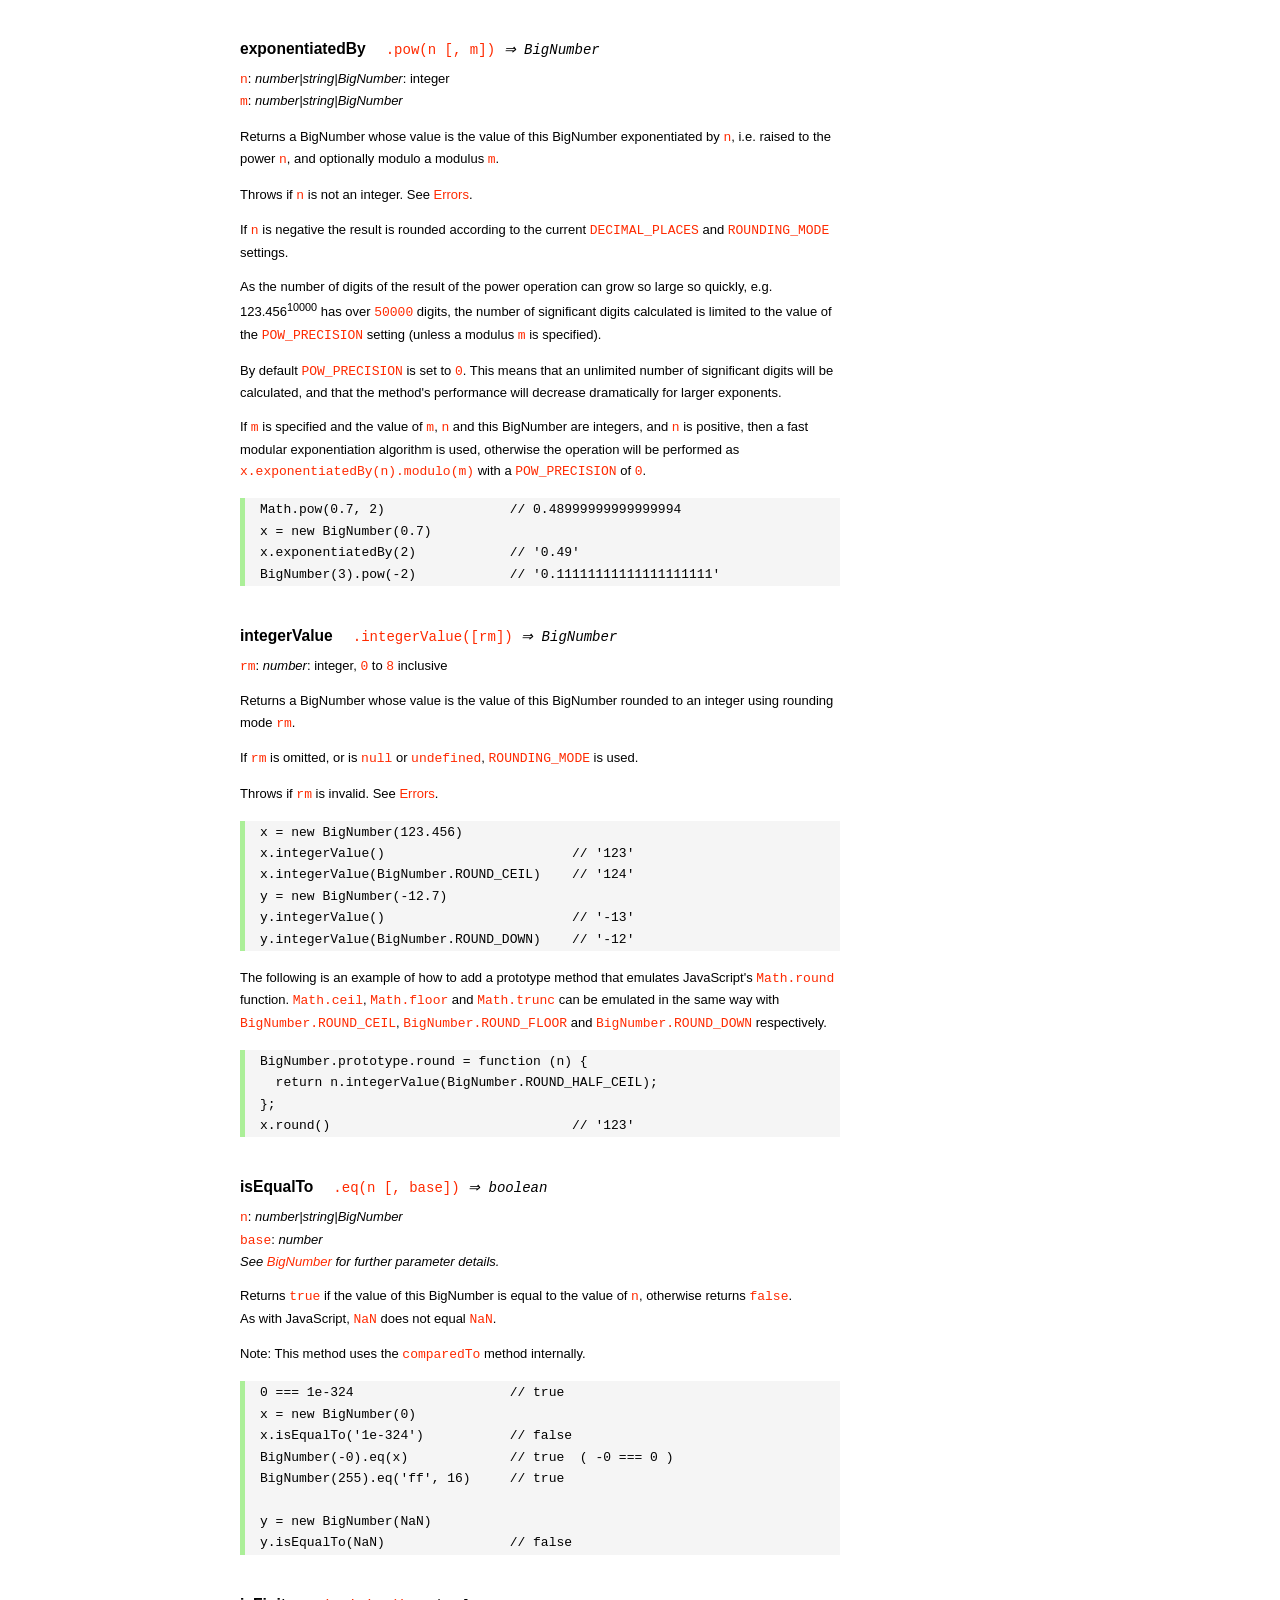
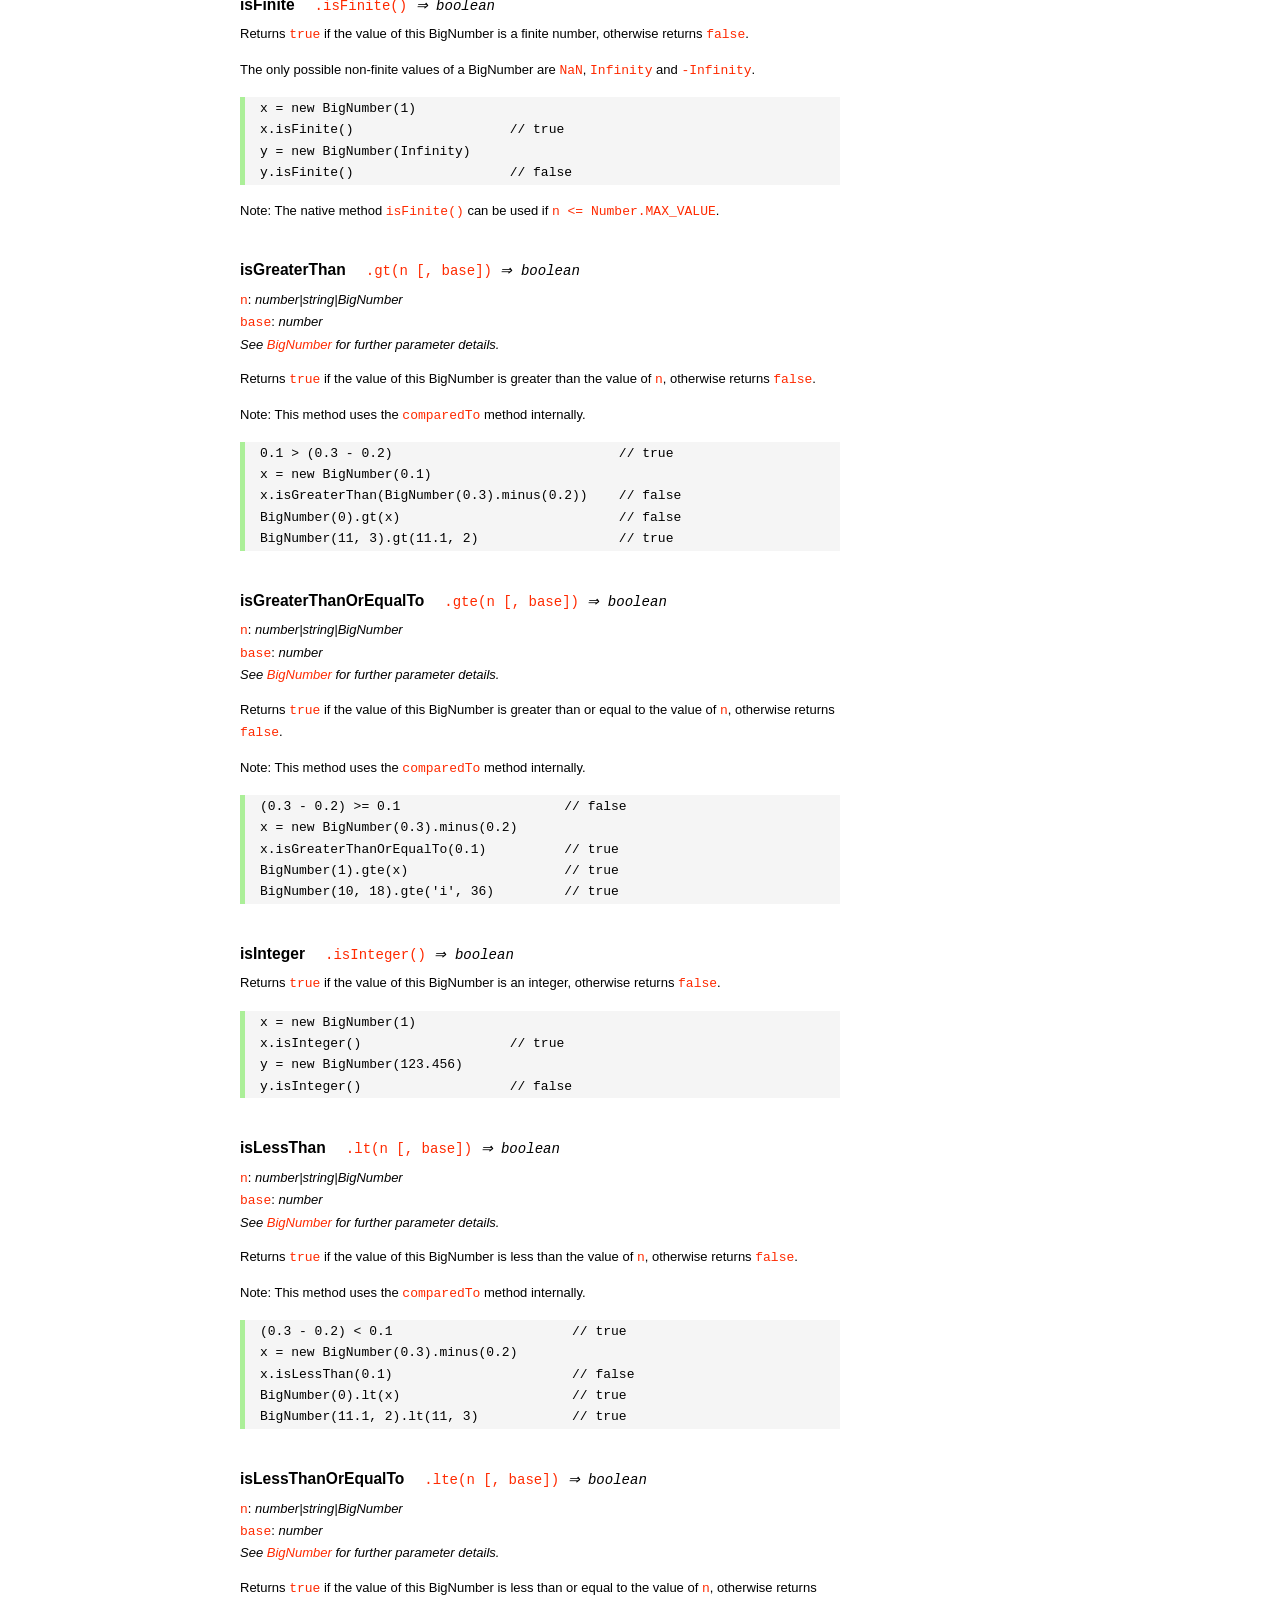
<file: node_modules/bignumber.js/doc/API.html>
<!DOCTYPE HTML>
<html>
<head>
<meta charset="utf-8">
<meta http-equiv="X-UA-Compatible" content="IE=edge">
<meta name="Author" content="M Mclaughlin">
<title>bignumber.js API</title>
<style>
html{font-size:100%}
body{background:#fff;font-family:"Helvetica Neue",Helvetica,Arial,sans-serif;font-size:13px;
  line-height:1.65em;min-height:100%;margin:0}
body,i{color:#000}
.nav{background:#fff;position:fixed;top:0;bottom:0;left:0;width:200px;overflow-y:auto;
  padding:15px 0 30px 15px}
div.container{width:600px;margin:50px 0 50px 240px}
p{margin:0 0 1em;width:600px}
pre,ul{margin:1em 0}
h1,h2,h3,h4,h5{margin:0;padding:1.5em 0 0}
h1,h2{padding:.75em 0}
h1{font:400 3em Verdana,sans-serif;color:#000;margin-bottom:1em}
h2{font-size:2.25em;color:#ff2a00}
h3{font-size:1.75em;color:#4dc71f}
h4{font-size:1.75em;color:#ff2a00;padding-bottom:.75em}
h5{font-size:1.2em;margin-bottom:.4em}
h6{font-size:1.1em;margin-bottom:0.8em;padding:0.5em 0}
dd{padding-top:.35em}
dt{padding-top:.5em}
b{font-weight:700}
dt b{font-size:1.3em}
a,a:visited{color:#ff2a00;text-decoration:none}
a:active,a:hover{outline:0;text-decoration:underline}
.nav a,.nav b,.nav a:visited{display:block;color:#ff2a00;font-weight:700; margin-top:15px}
.nav b{color:#4dc71f;margin-top:20px;cursor:default;width:auto}
ul{list-style-type:none;padding:0 0 0 20px}
.nav ul{line-height:14px;padding-left:0;margin:5px 0 0}
.nav ul a,.nav ul a:visited,span{display:inline;color:#000;font-family:Verdana,Geneva,sans-serif;
  font-size:11px;font-weight:400;margin:0}
.inset,ul.inset{margin-left:20px}
.inset{font-size:.9em}
.nav li{width:auto;margin:0 0 3px}
.alias{font-style:italic;margin-left:20px}
table{border-collapse:collapse;border-spacing:0;border:2px solid #a7dbd8;margin:1.75em 0;padding:0}
td,th{text-align:left;margin:0;padding:2px 5px;border:1px dotted #a7dbd8}
th{border-top:2px solid #a7dbd8;border-bottom:2px solid #a7dbd8;color:#ff2a00}
code,pre{font-family:Consolas, monaco, monospace;font-weight:400}
pre{background:#f5f5f5;white-space:pre-wrap;word-wrap:break-word;border-left:5px solid #abef98;
  padding:1px 0 1px 15px;margin:1.2em 0}
code,.nav-title{color:#ff2a00}
.end{margin-bottom:25px}
.centre{text-align:center}
.error-table{font-size:13px;width:100%}
#faq{margin:3em 0 0}
li span{float:right;margin-right:10px;color:#c0c0c0}
#js{font:inherit;color:#4dc71f}
</style>
</head>
<body>

  <div class="nav">

    <b>v8.1.0</b>

	<a class='nav-title' href="#">API</a>

    <b> CONSTRUCTOR </b>
    <ul>
      <li><a href="#bignumber">BigNumber</a></li>
    </ul>

    <a href="#methods">Methods</a>
    <ul>
      <li><a href="#clone">clone</a></li>
      <li><a href="#config" >config</a><span>set</span></li>
      <li>
        <ul class="inset">
          <li><a href="#decimal-places">DECIMAL_PLACES</a></li>
          <li><a href="#rounding-mode" >ROUNDING_MODE</a></li>
          <li><a href="#exponential-at">EXPONENTIAL_AT</a></li>
          <li><a href="#range"         >RANGE</a></li>
          <li><a href="#crypto"        >CRYPTO</a></li>
          <li><a href="#modulo-mode"   >MODULO_MODE</a></li>
          <li><a href="#pow-precision" >POW_PRECISION</a></li>
          <li><a href="#format"        >FORMAT</a></li>
          <li><a href="#alphabet"      >ALPHABET</a></li>
        </ul>
      </li>
      <li><a href="#isBigNumber">isBigNumber</a></li>
      <li><a href="#max"        >maximum</a><span>max</span></li>
      <li><a href="#min"        >minimum</a><span>min</span></li>
      <li><a href="#random"     >random</a></li>
      <li><a href="#sum"        >sum</a></li>
    </ul>

    <a href="#constructor-properties">Properties</a>
    <ul>
      <li><a href="#round-up"        >ROUND_UP</a></li>
      <li><a href="#round-down"      >ROUND_DOWN</a></li>
      <li><a href="#round-ceil"      >ROUND_CEIL</a></li>
      <li><a href="#round-floor"     >ROUND_FLOOR</a></li>
      <li><a href="#round-half-up"   >ROUND_HALF_UP</a></li>
      <li><a href="#round-half-down" >ROUND_HALF_DOWN</a></li>
      <li><a href="#round-half-even" >ROUND_HALF_EVEN</a></li>
      <li><a href="#round-half-ceil" >ROUND_HALF_CEIL</a></li>
      <li><a href="#round-half-floor">ROUND_HALF_FLOOR</a></li>
      <li><a href="#debug"           >DEBUG</a></li>
    </ul>

    <b> INSTANCE </b>

    <a href="#prototype-methods">Methods</a>
    <ul>
      <li><a href="#abs"    >absoluteValue         </a><span>abs</span>  </li>
      <li><a href="#cmp"    >comparedTo            </a>                  </li>
      <li><a href="#dp"     >decimalPlaces         </a><span>dp</span>   </li>
      <li><a href="#div"    >dividedBy             </a><span>div</span>  </li>
      <li><a href="#divInt" >dividedToIntegerBy    </a><span>idiv</span> </li>
      <li><a href="#pow"    >exponentiatedBy       </a><span>pow</span>  </li>
      <li><a href="#int"    >integerValue          </a>                  </li>
      <li><a href="#eq"     >isEqualTo             </a><span>eq</span>   </li>
      <li><a href="#isF"    >isFinite              </a>                  </li>
      <li><a href="#gt"     >isGreaterThan         </a><span>gt</span>   </li>
      <li><a href="#gte"    >isGreaterThanOrEqualTo</a><span>gte</span>  </li>
      <li><a href="#isInt"  >isInteger             </a>                  </li>
      <li><a href="#lt"     >isLessThan            </a><span>lt</span>   </li>
      <li><a href="#lte"    >isLessThanOrEqualTo   </a><span>lte</span>  </li>
      <li><a href="#isNaN"  >isNaN                 </a>                  </li>
      <li><a href="#isNeg"  >isNegative            </a>                  </li>
      <li><a href="#isPos"  >isPositive            </a>                  </li>
      <li><a href="#isZ"    >isZero                </a>                  </li>
      <li><a href="#minus"  >minus                 </a>                  </li>
      <li><a href="#mod"    >modulo                </a><span>mod</span>  </li>
      <li><a href="#times"  >multipliedBy          </a><span>times</span></li>
      <li><a href="#neg"    >negated               </a>                  </li>
      <li><a href="#plus"   >plus                  </a>                  </li>
      <li><a href="#sd"     >precision             </a><span>sd</span>   </li>
      <li><a href="#shift"  >shiftedBy             </a>                  </li>
      <li><a href="#sqrt"   >squareRoot            </a><span>sqrt</span> </li>
      <li><a href="#toE"    >toExponential         </a>                  </li>
      <li><a href="#toFix"  >toFixed               </a>                  </li>
      <li><a href="#toFor"  >toFormat              </a>                  </li>
      <li><a href="#toFr"   >toFraction            </a>                  </li>
      <li><a href="#toJSON" >toJSON                </a>                  </li>
      <li><a href="#toN"    >toNumber              </a>                  </li>
      <li><a href="#toP"    >toPrecision           </a>                  </li>
      <li><a href="#toS"    >toString              </a>                  </li>
      <li><a href="#valueOf">valueOf               </a>                  </li>
    </ul>

    <a href="#instance-properties">Properties</a>
    <ul>
      <li><a href="#coefficient">c: coefficient</a></li>
      <li><a href="#exponent"   >e: exponent</a></li>
      <li><a href="#sign"       >s: sign</a></li>
    </ul>

    <a href="#zero-nan-infinity">Zero, NaN &amp; Infinity</a>
    <a href="#Errors">Errors</a>
    <a href="#type-coercion">Type coercion</a>
    <a class='end' href="#faq">FAQ</a>

  </div>

  <div class="container">

    <h1>bignumber<span id='js'>.js</span></h1>

    <p>A JavaScript library for arbitrary-precision arithmetic.</p>
    <p><a href="https://github.com/MikeMcl/bignumber.js">Hosted on GitHub</a>. </p>

    <h2>API</h2>

    <p>
      See the <a href='https://github.com/MikeMcl/bignumber.js'>README</a> on GitHub for a
      quick-start introduction.
    </p>
    <p>
      In all examples below, <code>var</code> and semicolons are not shown, and if a commented-out
      value is in quotes it means <code>toString</code> has been called on the preceding expression.
    </p>


    <h3>CONSTRUCTOR</h3>


    <h5 id="bignumber">
      BigNumber<code class='inset'>BigNumber(n [, base]) <i>&rArr; BigNumber</i></code>
    </h5>
    <p>
      <code>n</code>: <i>number|string|BigNumber</i><br />
      <code>base</code>: <i>number</i>: integer, <code>2</code> to <code>36</code> inclusive. (See
      <a href='#alphabet'><code>ALPHABET</code></a> to extend this range).
    </p>
    <p>
      Returns a new instance of a BigNumber object with value <code>n</code>, where <code>n</code>
      is a numeric value in the specified <code>base</code>, or base <code>10</code> if
      <code>base</code> is omitted or is <code>null</code> or <code>undefined</code>.
    </p>
    <pre>
x = new BigNumber(123.4567)                // '123.4567'
// 'new' is optional
y = BigNumber(x)                           // '123.4567'</pre>
    <p>
      If <code>n</code> is a base <code>10</code> value it can be in normal (fixed-point) or
      exponential notation. Values in other bases must be in normal notation. Values in any base can
      have fraction digits, i.e. digits after the decimal point.
    </p>
    <pre>
new BigNumber(43210)                       // '43210'
new BigNumber('4.321e+4')                  // '43210'
new BigNumber('-735.0918e-430')            // '-7.350918e-428'
new BigNumber('123412421.234324', 5)       // '607236.557696'</pre>
    <p>
      Signed <code>0</code>, signed <code>Infinity</code> and <code>NaN</code> are supported.
    </p>
    <pre>
new BigNumber('-Infinity')                 // '-Infinity'
new BigNumber(NaN)                         // 'NaN'
new BigNumber(-0)                          // '0'
new BigNumber('.5')                        // '0.5'
new BigNumber('+2')                        // '2'</pre>
    <p>
      String values in hexadecimal literal form, e.g. <code>'0xff'</code>, are valid, as are
      string values with the octal and binary prefixs <code>'0o'</code> and <code>'0b'</code>.
      String values in octal literal form without the prefix will be interpreted as
      decimals, e.g. <code>'011'</code> is interpreted as 11, not 9.
    </p>
    <pre>
new BigNumber(-10110100.1, 2)              // '-180.5'
new BigNumber('-0b10110100.1')             // '-180.5'
new BigNumber('ff.8', 16)                  // '255.5'
new BigNumber('0xff.8')                    // '255.5'</pre>
    <p>
      If a base is specified, <code>n</code> is rounded according to the current
      <a href='#decimal-places'><code>DECIMAL_PLACES</code></a> and
      <a href='#rounding-mode'><code>ROUNDING_MODE</code></a> settings. <em>This includes base
      <code>10</code> so don't include a <code>base</code> parameter for decimal values unless
      this behaviour is wanted.</em>
    </p>
    <pre>BigNumber.config({ DECIMAL_PLACES: 5 })
new BigNumber(1.23456789)                  // '1.23456789'
new BigNumber(1.23456789, 10)              // '1.23457'</pre>
    <p>An error is thrown if <code>base</code> is invalid. See <a href='#Errors'>Errors</a>.</p>
    <p>
      There is no limit to the number of digits of a value of type <em>string</em> (other than
      that of JavaScript's maximum array size). See <a href='#range'><code>RANGE</code></a> to set
      the maximum and minimum possible exponent value of a BigNumber.
    </p>
    <pre>
new BigNumber('5032485723458348569331745.33434346346912144534543')
new BigNumber('4.321e10000000')</pre>
    <p>BigNumber <code>NaN</code> is returned if <code>n</code> is invalid
    (unless <code>BigNumber.DEBUG</code> is <code>true</code>, see below).</p>
    <pre>
new BigNumber('.1*')                       // 'NaN'
new BigNumber('blurgh')                    // 'NaN'
new BigNumber(9, 2)                        // 'NaN'</pre>
    <p>
      To aid in debugging, if <code>BigNumber.DEBUG</code> is <code>true</code> then an error will
      be thrown on an invalid <code>n</code>. An error will also be thrown if <code>n</code> is of
      type <em>number</em> with more than <code>15</code> significant digits, as calling
      <code><a href='#toS'>toString</a></code> or <code><a href='#valueOf'>valueOf</a></code> on
      these numbers may not result in the intended value.
    </p>
      <pre>
console.log(823456789123456.3)            //  823456789123456.2
new BigNumber(823456789123456.3)          // '823456789123456.2'
BigNumber.DEBUG = true
// '[BigNumber Error] Number primitive has more than 15 significant digits'
new BigNumber(823456789123456.3)
// '[BigNumber Error] Not a base 2 number'
new BigNumber(9, 2)</pre>
    <p>
      A BigNumber can also be created from an object literal.
      Use <code><a href='#isBigNumber'>isBigNumber</a></code> to check that it is well-formed.
    </p>
    <pre>new BigNumber({ s: 1, e: 2, c: [ 777, 12300000000000 ], _isBigNumber: true })    // '777.123'</pre>




    <h4 id="methods">Methods</h4>
     <p>The static methods of a BigNumber constructor.</p>




    <h5 id="clone">clone
      <code class='inset'>.clone([object]) <i>&rArr; BigNumber constructor</i></code>
    </h5>
    <p><code>object</code>: <i>object</i></p>
    <p>
      Returns a new independent BigNumber constructor with configuration as described by
      <code>object</code> (see <a href='#config'><code>config</code></a>), or with the default
      configuration if <code>object</code> is <code>null</code> or <code>undefined</code>.
    </p>
    <p>
      Throws if <code>object</code> is not an object. See <a href='#Errors'>Errors</a>.
    </p>
    <pre>BigNumber.config({ DECIMAL_PLACES: 5 })
BN = BigNumber.clone({ DECIMAL_PLACES: 9 })

x = new BigNumber(1)
y = new BN(1)

x.div(3)                        // 0.33333
y.div(3)                        // 0.333333333

// BN = BigNumber.clone({ DECIMAL_PLACES: 9 }) is equivalent to:
BN = BigNumber.clone()
BN.config({ DECIMAL_PLACES: 9 })</pre>



    <h5 id="config">config<code class='inset'>set([object]) <i>&rArr; object</i></code></h5>
    <p>
      <code>object</code>: <i>object</i>: an object that contains some or all of the following
      properties.
    </p>
    <p>Configures the settings for this particular BigNumber constructor.</p>

    <dl class='inset'>
      <dt id="decimal-places"><code><b>DECIMAL_PLACES</b></code></dt>
      <dd>
        <i>number</i>: integer, <code>0</code> to <code>1e+9</code> inclusive<br />
        Default value: <code>20</code>
      </dd>
      <dd>
        The <u>maximum</u> number of decimal places of the results of operations involving
        division, i.e. division, square root and base conversion operations, and power
        operations with negative exponents.<br />
      </dd>
      <dd>
      <pre>BigNumber.config({ DECIMAL_PLACES: 5 })
BigNumber.set({ DECIMAL_PLACES: 5 })    // equivalent</pre>
      </dd>



      <dt id="rounding-mode"><code><b>ROUNDING_MODE</b></code></dt>
      <dd>
        <i>number</i>: integer, <code>0</code> to <code>8</code> inclusive<br />
        Default value: <code>4</code> <a href="#round-half-up">(<code>ROUND_HALF_UP</code>)</a>
      </dd>
      <dd>
        The rounding mode used in the above operations and the default rounding mode of
        <a href='#dp'><code>decimalPlaces</code></a>,
        <a href='#sd'><code>precision</code></a>,
        <a href='#toE'><code>toExponential</code></a>,
        <a href='#toFix'><code>toFixed</code></a>,
        <a href='#toFor'><code>toFormat</code></a> and
        <a href='#toP'><code>toPrecision</code></a>.
      </dd>
      <dd>The modes are available as enumerated properties of the BigNumber constructor.</dd>
       <dd>
      <pre>BigNumber.config({ ROUNDING_MODE: 0 })
BigNumber.set({ ROUNDING_MODE: BigNumber.ROUND_UP })    // equivalent</pre>
        </dd>



      <dt id="exponential-at"><code><b>EXPONENTIAL_AT</b></code></dt>
      <dd>
        <i>number</i>: integer, magnitude <code>0</code> to <code>1e+9</code> inclusive, or
        <br />
        <i>number</i>[]: [ integer <code>-1e+9</code> to <code>0</code> inclusive, integer
        <code>0</code> to <code>1e+9</code> inclusive ]<br />
        Default value: <code>[-7, 20]</code>
      </dd>
      <dd>
        The exponent value(s) at which <code>toString</code> returns exponential notation.
      </dd>
      <dd>
        If a single number is assigned, the value is the exponent magnitude.<br />
        If an array of two numbers is assigned then the first number is the negative exponent
        value at and beneath which exponential notation is used, and the second number is the
        positive exponent value at and above which the same.
      </dd>
      <dd>
        For example, to emulate JavaScript numbers in terms of the exponent values at which they
        begin to use exponential notation, use <code>[-7, 20]</code>.
      </dd>
      <dd>
      <pre>BigNumber.config({ EXPONENTIAL_AT: 2 })
new BigNumber(12.3)         // '12.3'        e is only 1
new BigNumber(123)          // '1.23e+2'
new BigNumber(0.123)        // '0.123'       e is only -1
new BigNumber(0.0123)       // '1.23e-2'

BigNumber.config({ EXPONENTIAL_AT: [-7, 20] })
new BigNumber(123456789)    // '123456789'   e is only 8
new BigNumber(0.000000123)  // '1.23e-7'

// Almost never return exponential notation:
BigNumber.config({ EXPONENTIAL_AT: 1e+9 })

// Always return exponential notation:
BigNumber.config({ EXPONENTIAL_AT: 0 })</pre>
      </dd>
      <dd>
        Regardless of the value of <code>EXPONENTIAL_AT</code>, the <code>toFixed</code> method
        will always return a value in normal notation and the <code>toExponential</code> method
        will always return a value in exponential form.
      </dd>
      <dd>
        Calling <code>toString</code> with a base argument, e.g. <code>toString(10)</code>, will
        also always return normal notation.
      </dd>



      <dt id="range"><code><b>RANGE</b></code></dt>
      <dd>
        <i>number</i>: integer, magnitude <code>1</code> to <code>1e+9</code> inclusive, or
        <br />
        <i>number</i>[]: [ integer <code>-1e+9</code> to <code>-1</code> inclusive, integer
        <code>1</code> to <code>1e+9</code> inclusive ]<br />
        Default value: <code>[-1e+9, 1e+9]</code>
      </dd>
      <dd>
        The exponent value(s) beyond which overflow to <code>Infinity</code> and underflow to
        zero occurs.
      </dd>
      <dd>
        If a single number is assigned, it is the maximum exponent magnitude: values wth a
        positive exponent of greater magnitude become <code>Infinity</code> and those with a
        negative exponent of greater magnitude become zero.
      <dd>
        If an array of two numbers is assigned then the first number is the negative exponent
        limit and the second number is the positive exponent limit.
      </dd>
      <dd>
        For example, to emulate JavaScript numbers in terms of the exponent values at which they
        become zero and <code>Infinity</code>, use <code>[-324, 308]</code>.
      </dd>
      <dd>
      <pre>BigNumber.config({ RANGE: 500 })
BigNumber.config().RANGE     // [ -500, 500 ]
new BigNumber('9.999e499')   // '9.999e+499'
new BigNumber('1e500')       // 'Infinity'
new BigNumber('1e-499')      // '1e-499'
new BigNumber('1e-500')      // '0'

BigNumber.config({ RANGE: [-3, 4] })
new BigNumber(99999)         // '99999'      e is only 4
new BigNumber(100000)        // 'Infinity'   e is 5
new BigNumber(0.001)         // '0.01'       e is only -3
new BigNumber(0.0001)        // '0'          e is -4</pre>
      </dd>
      <dd>
        The largest possible magnitude of a finite BigNumber is
        <code>9.999...e+1000000000</code>.<br />
        The smallest possible magnitude of a non-zero BigNumber is <code>1e-1000000000</code>.
      </dd>



      <dt id="crypto"><code><b>CRYPTO</b></code></dt>
      <dd>
        <i>boolean</i>: <code>true</code> or <code>false</code>.<br />
        Default value: <code>false</code>
      </dd>
      <dd>
        The value that determines whether cryptographically-secure pseudo-random number
        generation is used.
      </dd>
      <dd>
        If <code>CRYPTO</code> is set to <code>true</code> then the
        <a href='#random'><code>random</code></a> method will generate random digits using
        <code>crypto.getRandomValues</code> in browsers that support it, or
        <code>crypto.randomBytes</code> if using Node.js.
      </dd>
      <dd>
        If neither function is supported by the host environment then attempting to set
        <code>CRYPTO</code> to <code>true</code> will fail and an exception will be thrown.
      </dd>
      <dd>
        If <code>CRYPTO</code> is <code>false</code> then the source of randomness used will be
        <code>Math.random</code> (which is assumed to generate at least <code>30</code> bits of
        randomness).
      </dd>
      <dd>See <a href='#random'><code>random</code></a>.</dd>
      <dd>
      <pre>
// Node.js
global.crypto = require('crypto')

BigNumber.config({ CRYPTO: true })
BigNumber.config().CRYPTO       // true
BigNumber.random()              // 0.54340758610486147524</pre>
      </dd>



      <dt id="modulo-mode"><code><b>MODULO_MODE</b></code></dt>
      <dd>
        <i>number</i>: integer, <code>0</code> to <code>9</code> inclusive<br />
        Default value: <code>1</code> (<a href="#round-down"><code>ROUND_DOWN</code></a>)
      </dd>
      <dd>The modulo mode used when calculating the modulus: <code>a mod n</code>.</dd>
      <dd>
        The quotient, <code>q = a / n</code>, is calculated according to the
        <a href='#rounding-mode'><code>ROUNDING_MODE</code></a> that corresponds to the chosen
        <code>MODULO_MODE</code>.
      </dd>
      <dd>The remainder, <code>r</code>, is calculated as: <code>r = a - n * q</code>.</dd>
      <dd>
        The modes that are most commonly used for the modulus/remainder operation are shown in
        the following table. Although the other rounding modes can be used, they may not give
        useful results.
      </dd>
      <dd>
        <table>
          <tr><th>Property</th><th>Value</th><th>Description</th></tr>
          <tr>
            <td><b>ROUND_UP</b></td><td class='centre'>0</td>
            <td>
              The remainder is positive if the dividend is negative, otherwise it is negative.
            </td>
          </tr>
          <tr>
            <td><b>ROUND_DOWN</b></td><td class='centre'>1</td>
            <td>
              The remainder has the same sign as the dividend.<br />
              This uses 'truncating division' and matches the behaviour of JavaScript's
              remainder operator <code>%</code>.
            </td>
          </tr>
          <tr>
            <td><b>ROUND_FLOOR</b></td><td class='centre'>3</td>
            <td>
              The remainder has the same sign as the divisor.<br />
              This matches Python's <code>%</code> operator.
            </td>
          </tr>
          <tr>
            <td><b>ROUND_HALF_EVEN</b></td><td class='centre'>6</td>
            <td>The <i>IEEE 754</i> remainder function.</td>
          </tr>
           <tr>
             <td><b>EUCLID</b></td><td class='centre'>9</td>
             <td>
               The remainder is always positive. Euclidian division: <br />
               <code>q = sign(n) * floor(a / abs(n))</code>
             </td>
           </tr>
        </table>
      </dd>
      <dd>
        The rounding/modulo modes are available as enumerated properties of the BigNumber
        constructor.
      </dd>
      <dd>See <a href='#mod'><code>modulo</code></a>.</dd>
      <dd>
        <pre>BigNumber.config({ MODULO_MODE: BigNumber.EUCLID })
BigNumber.config({ MODULO_MODE: 9 })          // equivalent</pre>
      </dd>



      <dt id="pow-precision"><code><b>POW_PRECISION</b></code></dt>
      <dd>
        <i>number</i>: integer, <code>0</code> to <code>1e+9</code> inclusive.<br />
        Default value: <code>0</code>
      </dd>
      <dd>
        The <i>maximum</i> precision, i.e. number of significant digits, of the result of the power
        operation (unless a modulus is specified).
      </dd>
      <dd>If set to <code>0</code>, the number of significant digits will not be limited.</dd>
      <dd>See <a href='#pow'><code>exponentiatedBy</code></a>.</dd>
      <dd><pre>BigNumber.config({ POW_PRECISION: 100 })</pre></dd>



      <dt id="format"><code><b>FORMAT</b></code></dt>
      <dd><i>object</i></dd>
      <dd>
        The <code>FORMAT</code> object configures the format of the string returned by the
        <a href='#toFor'><code>toFormat</code></a> method.
      </dd>
      <dd>
        The example below shows the properties of the <code>FORMAT</code> object that are
        recognised, and their default values.
      </dd>
      <dd>
         Unlike the other configuration properties, the values of the properties of the
         <code>FORMAT</code> object will not be checked for validity. The existing
         <code>FORMAT</code> object will simply be replaced by the object that is passed in.
         The object can include any number of the properties shown below.
      </dd>
      <dd>See <a href='#toFor'><code>toFormat</code></a> for examples of usage.</dd>
      <dd>
      <pre>
BigNumber.config({
  FORMAT: {
    // string to prepend
    prefix: '',
    // decimal separator
    decimalSeparator: '.',
    // grouping separator of the integer part
    groupSeparator: ',',
    // primary grouping size of the integer part
    groupSize: 3,
    // secondary grouping size of the integer part
    secondaryGroupSize: 0,
    // grouping separator of the fraction part
    fractionGroupSeparator: ' ',
    // grouping size of the fraction part
    fractionGroupSize: 0,
    // string to append
    suffix: ''
  }
});</pre>
      </dd>



      <dt id="alphabet"><code><b>ALPHABET</b></code></dt>
      <dd>
        <i>string</i><br />
        Default value: <code>'0123456789abcdefghijklmnopqrstuvwxyz'</code>
      </dd>
      <dd>
        The alphabet used for base conversion. The length of the alphabet corresponds to the
        maximum value of the base argument that can be passed to the
        <a href='#bignumber'><code>BigNumber</code></a> constructor or
        <a href='#toS'><code>toString</code></a>.
      </dd>
      <dd>
        There is no maximum length for the alphabet, but it must be at least 2 characters long, and
        it must not contain whitespace or a repeated character, or the sign indicators
        <code>'+'</code> and <code>'-'</code>, or the decimal separator <code>'.'</code>.
      </dd>
      <dd>
        <pre>// duodecimal (base 12)
BigNumber.config({ ALPHABET: '0123456789TE' })
x = new BigNumber('T', 12)
x.toString()                // '10'
x.toString(12)              // 'T'</pre>
      </dd>



    </dl>
    <br /><br />
    <p>Returns an object with the above properties and their current values.</p>
    <p>
      Throws if <code>object</code> is not an object, or if an invalid value is assigned to
      one or more of the above properties. See <a href='#Errors'>Errors</a>.
    </p>
    <pre>
BigNumber.config({
  DECIMAL_PLACES: 40,
  ROUNDING_MODE: BigNumber.ROUND_HALF_CEIL,
  EXPONENTIAL_AT: [-10, 20],
  RANGE: [-500, 500],
  CRYPTO: true,
  MODULO_MODE: BigNumber.ROUND_FLOOR,
  POW_PRECISION: 80,
  FORMAT: {
    groupSize: 3,
    groupSeparator: ' ',
    decimalSeparator: ','
  },
  ALPHABET: '0123456789abcdefghijklmnopqrstuvwxyzABCDEFGHIJKLMNOPQRSTUVWXYZ$_'
});

obj = BigNumber.config();
obj.DECIMAL_PLACES        // 40
obj.RANGE                 // [-500, 500]</pre>



    <h5 id="isBigNumber">
      isBigNumber<code class='inset'>.isBigNumber(value) <i>&rArr; boolean</i></code>
    </h5>
    <p><code>value</code>: <i>any</i><br /></p>
    <p>
      Returns <code>true</code> if <code>value</code> is a BigNumber instance, otherwise returns
      <code>false</code>.
    </p>
    <pre>x = 42
y = new BigNumber(x)

BigNumber.isBigNumber(x)             // false
y instanceof BigNumber               // true
BigNumber.isBigNumber(y)             // true

BN = BigNumber.clone();
z = new BN(x)
z instanceof BigNumber               // false
BigNumber.isBigNumber(z)             // true</pre>
    <p>
      If <code>value</code> is a BigNumber instance and <code>BigNumber.DEBUG</code> is <code>true</code>,
      then this method will also check if <code>value</code> is well-formed, and throw if it is not.
      See <a href='#Errors'>Errors</a>.
    </p>
    <p>
      The check can be useful if creating a BigNumber from an object literal.
      See <a href='#bignumber'>BigNumber</a>.
    </p>
    <pre>
x = new BigNumber(10)

// Change x.c to an illegitimate value.
x.c = NaN

BigNumber.DEBUG = false

// No error.
BigNumber.isBigNumber(x)    // true

BigNumber.DEBUG = true

// Error.
BigNumber.isBigNumber(x)    // '[BigNumber Error] Invalid BigNumber'</pre>



    <h5 id="max">maximum<code class='inset'>.max(n...) <i>&rArr; BigNumber</i></code></h5>
    <p>
      <code>n</code>: <i>number|string|BigNumber</i><br />
      <i>See <code><a href="#bignumber">BigNumber</a></code> for further parameter details.</i>
    </p>
    <p>
      Returns a BigNumber whose value is the maximum of the arguments.
    </p>
    <p>The return value is always exact and unrounded.</p>
    <pre>x = new BigNumber('3257869345.0378653')
BigNumber.maximum(4e9, x, '123456789.9')      // '4000000000'

arr = [12, '13', new BigNumber(14)]
BigNumber.max.apply(null, arr)                // '14'</pre>



    <h5 id="min">minimum<code class='inset'>.min(n...) <i>&rArr; BigNumber</i></code></h5>
    <p>
      <code>n</code>: <i>number|string|BigNumber</i><br />
      <i>See <code><a href="#bignumber">BigNumber</a></code> for further parameter details.</i>
    </p>
    <p>
      Returns a BigNumber whose value is the minimum of the arguments.
    </p>
    <p>The return value is always exact and unrounded.</p>
    <pre>x = new BigNumber('3257869345.0378653')
BigNumber.minimum(4e9, x, '123456789.9')      // '123456789.9'

arr = [2, new BigNumber(-14), '-15.9999', -12]
BigNumber.min.apply(null, arr)                // '-15.9999'</pre>



    <h5 id="random">
      random<code class='inset'>.random([dp]) <i>&rArr; BigNumber</i></code>
    </h5>
    <p><code>dp</code>: <i>number</i>: integer, <code>0</code> to <code>1e+9</code> inclusive</p>
    <p>
      Returns a new BigNumber with a pseudo-random value equal to or greater than <code>0</code> and
      less than <code>1</code>.
    </p>
    <p>
      The return value will have <code>dp</code> decimal places (or less if trailing zeros are
      produced).<br />
      If <code>dp</code> is omitted then the number of decimal places will default to the current
      <a href='#decimal-places'><code>DECIMAL_PLACES</code></a> setting.
    </p>
    <p>
      Depending on the value of this BigNumber constructor's
      <a href='#crypto'><code>CRYPTO</code></a> setting and the support for the
      <code>crypto</code> object in the host environment, the random digits of the return value are
      generated by either <code>Math.random</code> (fastest), <code>crypto.getRandomValues</code>
      (Web Cryptography API in recent browsers) or <code>crypto.randomBytes</code> (Node.js).
    </p>
    <p>
      To be able to set <a href='#crypto'><code>CRYPTO</code></a> to <code>true</code> when using
      Node.js, the <code>crypto</code> object must be available globally:
    </p>
    <pre>global.crypto = require('crypto')</pre>
    <p>
      If <a href='#crypto'><code>CRYPTO</code></a> is <code>true</code>, i.e. one of the
      <code>crypto</code> methods is to be used, the value of a returned BigNumber should be
      cryptographically-secure and statistically indistinguishable from a random value.
    </p>
    <p>
      Throws if <code>dp</code> is invalid. See <a href='#Errors'>Errors</a>.
    </p>
    <pre>BigNumber.config({ DECIMAL_PLACES: 10 })
BigNumber.random()              // '0.4117936847'
BigNumber.random(20)            // '0.78193327636914089009'</pre>



    <h5 id="sum">sum<code class='inset'>.sum(n...) <i>&rArr; BigNumber</i></code></h5>
    <p>
      <code>n</code>: <i>number|string|BigNumber</i><br />
      <i>See <code><a href="#bignumber">BigNumber</a></code> for further parameter details.</i>
    </p>
    <p>Returns a BigNumber whose value is the sum of the arguments.</p>
    <p>The return value is always exact and unrounded.</p>
    <pre>x = new BigNumber('3257869345.0378653')
BigNumber.sum(4e9, x, '123456789.9')      // '7381326134.9378653'

arr = [2, new BigNumber(14), '15.9999', 12]
BigNumber.sum.apply(null, arr)            // '43.9999'</pre>



    <h4 id="constructor-properties">Properties</h4>
    <p>
      The library's enumerated rounding modes are stored as properties of the constructor.<br />
      (They are not referenced internally by the library itself.)
    </p>
    <p>
      Rounding modes <code>0</code> to <code>6</code> (inclusive) are the same as those of Java's
      BigDecimal class.
    </p>
    <table>
      <tr>
        <th>Property</th>
        <th>Value</th>
        <th>Description</th>
      </tr>
      <tr>
        <td id="round-up"><b>ROUND_UP</b></td>
        <td class='centre'>0</td>
        <td>Rounds away from zero</td>
      </tr>
      <tr>
        <td id="round-down"><b>ROUND_DOWN</b></td>
        <td class='centre'>1</td>
        <td>Rounds towards zero</td>
      </tr>
      <tr>
        <td id="round-ceil"><b>ROUND_CEIL</b></td>
        <td class='centre'>2</td>
        <td>Rounds towards <code>Infinity</code></td>
      </tr>
      <tr>
        <td id="round-floor"><b>ROUND_FLOOR</b></td>
        <td class='centre'>3</td>
        <td>Rounds towards <code>-Infinity</code></td>
      </tr>
      <tr>
        <td id="round-half-up"><b>ROUND_HALF_UP</b></td>
        <td class='centre'>4</td>
        <td>
          Rounds towards nearest neighbour.<br />
          If equidistant, rounds away from zero
        </td>
      </tr>
      <tr>
        <td id="round-half-down"><b>ROUND_HALF_DOWN</b></td>
        <td class='centre'>5</td>
        <td>
          Rounds towards nearest neighbour.<br />
          If equidistant, rounds towards zero
        </td>
      </tr>
      <tr>
        <td id="round-half-even"><b>ROUND_HALF_EVEN</b></td>
        <td class='centre'>6</td>
        <td>
          Rounds towards nearest neighbour.<br />
          If equidistant, rounds towards even neighbour
        </td>
      </tr>
      <tr>
        <td id="round-half-ceil"><b>ROUND_HALF_CEIL</b></td>
        <td class='centre'>7</td>
        <td>
          Rounds towards nearest neighbour.<br />
          If equidistant, rounds towards <code>Infinity</code>
        </td>
      </tr>
      <tr>
        <td id="round-half-floor"><b>ROUND_HALF_FLOOR</b></td>
        <td class='centre'>8</td>
        <td>
          Rounds towards nearest neighbour.<br />
          If equidistant, rounds towards <code>-Infinity</code>
        </td>
      </tr>
    </table>
    <pre>
BigNumber.config({ ROUNDING_MODE: BigNumber.ROUND_CEIL })
BigNumber.config({ ROUNDING_MODE: 2 })     // equivalent</pre>

    <h5 id="debug">DEBUG</h5>
    <p><i>undefined|false|true</i></p>
    <p>
      If <code>BigNumber.DEBUG</code> is set <code>true</code> then an error will be thrown
      if this <a href='#bignumber'>BigNumber</a> constructor receives an invalid value, such as
      a value of type <em>number</em> with more than <code>15</code> significant digits.
      See <a href='#bignumber'>BigNumber</a>.
    </p>
    <p>
      An error will also be thrown if the <code><a href='#isBigNumber'>isBigNumber</a></code>
      method receives a BigNumber that is not well-formed.
      See <code><a href='#isBigNumber'>isBigNumber</a></code>.
    </p>
    <pre>BigNumber.DEBUG = true</pre>


    <h3>INSTANCE</h3>


    <h4 id="prototype-methods">Methods</h4>
    <p>The methods inherited by a BigNumber instance from its constructor's prototype object.</p>
    <p>A BigNumber is immutable in the sense that it is not changed by its methods. </p>
    <p>
      The treatment of &plusmn;<code>0</code>, &plusmn;<code>Infinity</code> and <code>NaN</code> is
      consistent with how JavaScript treats these values.
    </p>
    <p>Many method names have a shorter alias.</p>



    <h5 id="abs">absoluteValue<code class='inset'>.abs() <i>&rArr; BigNumber</i></code></h5>
    <p>
      Returns a BigNumber whose value is the absolute value, i.e. the magnitude, of the value of
      this BigNumber.
    </p>
    <p>The return value is always exact and unrounded.</p>
    <pre>
x = new BigNumber(-0.8)
y = x.absoluteValue()           // '0.8'
z = y.abs()                     // '0.8'</pre>



    <h5 id="cmp">
      comparedTo<code class='inset'>.comparedTo(n [, base]) <i>&rArr; number</i></code>
    </h5>
    <p>
      <code>n</code>: <i>number|string|BigNumber</i><br />
      <code>base</code>: <i>number</i><br />
      <i>See <a href="#bignumber">BigNumber</a> for further parameter details.</i>
    </p>
    <table>
      <tr><th>Returns</th><th>&nbsp;</th></tr>
      <tr>
        <td class='centre'><code>1</code></td>
        <td>If the value of this BigNumber is greater than the value of <code>n</code></td>
      </tr>
      <tr>
        <td class='centre'><code>-1</code></td>
        <td>If the value of this BigNumber is less than the value of <code>n</code></td>
      </tr>
      <tr>
        <td class='centre'><code>0</code></td>
        <td>If this BigNumber and <code>n</code> have the same value</td>
      </tr>
       <tr>
        <td class='centre'><code>null</code></td>
        <td>If the value of either this BigNumber or <code>n</code> is <code>NaN</code></td>
      </tr>
    </table>
    <pre>
x = new BigNumber(Infinity)
y = new BigNumber(5)
x.comparedTo(y)                 // 1
x.comparedTo(x.minus(1))        // 0
y.comparedTo(NaN)               // null
y.comparedTo('110', 2)          // -1</pre>



    <h5 id="dp">
      decimalPlaces<code class='inset'>.dp([dp [, rm]]) <i>&rArr; BigNumber|number</i></code>
    </h5>
    <p>
      <code>dp</code>: <i>number</i>: integer, <code>0</code> to <code>1e+9</code> inclusive<br />
      <code>rm</code>: <i>number</i>: integer, <code>0</code> to <code>8</code> inclusive
    </p>
    <p>
      If <code>dp</code> is a number, returns a BigNumber whose value is the value of this BigNumber
      rounded by rounding mode <code>rm</code> to a maximum of <code>dp</code> decimal places.
    </p>
    <p>
      If <code>dp</code> is omitted, or is <code>null</code> or <code>undefined</code>, the return
      value is the number of decimal places of the value of this BigNumber, or <code>null</code> if
      the value of this BigNumber is &plusmn;<code>Infinity</code> or <code>NaN</code>.
    </p>
    <p>
      If <code>rm</code> is omitted, or is <code>null</code> or <code>undefined</code>,
      <a href='#rounding-mode'><code>ROUNDING_MODE</code></a> is used.
    </p>
    <p>
      Throws if <code>dp</code> or <code>rm</code> is invalid. See <a href='#Errors'>Errors</a>.
    </p>
    <pre>
x = new BigNumber(1234.56)
x.decimalPlaces(1)                     // '1234.6'
x.dp()                                 // 2
x.decimalPlaces(2)                     // '1234.56'
x.dp(10)                               // '1234.56'
x.decimalPlaces(0, 1)                  // '1234'
x.dp(0, 6)                             // '1235'
x.decimalPlaces(1, 1)                  // '1234.5'
x.dp(1, BigNumber.ROUND_HALF_EVEN)     // '1234.6'
x                                      // '1234.56'
y = new BigNumber('9.9e-101')
y.dp()                                 // 102</pre>



    <h5 id="div">dividedBy<code class='inset'>.div(n [, base]) <i>&rArr; BigNumber</i></code>
    </h5>
    <p>
      <code>n</code>: <i>number|string|BigNumber</i><br />
      <code>base</code>: <i>number</i><br />
      <i>See <a href="#bignumber">BigNumber</a> for further parameter details.</i>
    </p>
    <p>
      Returns a BigNumber whose value is the value of this BigNumber divided by
      <code>n</code>, rounded according to the current
      <a href='#decimal-places'><code>DECIMAL_PLACES</code></a> and
      <a href='#rounding-mode'><code>ROUNDING_MODE</code></a> settings.
    </p>
    <pre>
x = new BigNumber(355)
y = new BigNumber(113)
x.dividedBy(y)                  // '3.14159292035398230088'
x.div(5)                        // '71'
x.div(47, 16)                   // '5'</pre>



    <h5 id="divInt">
      dividedToIntegerBy<code class='inset'>.idiv(n [, base]) &rArr;
      <i>BigNumber</i></code>
    </h5>
    <p>
      <code>n</code>: <i>number|string|BigNumber</i><br />
      <code>base</code>: <i>number</i><br />
      <i>See <a href="#bignumber">BigNumber</a> for further parameter details.</i>
    </p>
    <p>
      Returns a BigNumber whose value is the integer part of dividing the value of this BigNumber by
      <code>n</code>.
    </p>
    <pre>
x = new BigNumber(5)
y = new BigNumber(3)
x.dividedToIntegerBy(y)         // '1'
x.idiv(0.7)                     // '7'
x.idiv('0.f', 16)               // '5'</pre>



    <h5 id="pow">
      exponentiatedBy<code class='inset'>.pow(n [, m]) <i>&rArr; BigNumber</i></code>
    </h5>
    <p>
      <code>n</code>: <i>number|string|BigNumber</i>: integer<br />
      <code>m</code>: <i>number|string|BigNumber</i>
    </p>
    <p>
      Returns a BigNumber whose value is the value of this BigNumber exponentiated by
      <code>n</code>, i.e. raised to the power <code>n</code>, and optionally modulo a modulus
      <code>m</code>.
    </p>
    <p>
      Throws if <code>n</code> is not an integer. See <a href='#Errors'>Errors</a>.
    </p>
    <p>
      If <code>n</code> is negative the result is rounded according to the current
      <a href='#decimal-places'><code>DECIMAL_PLACES</code></a> and
      <a href='#rounding-mode'><code>ROUNDING_MODE</code></a> settings.
    </p>
    <p>
      As the number of digits of the result of the power operation can grow so large so quickly,
      e.g. 123.456<sup>10000</sup> has over <code>50000</code> digits, the number of significant
      digits calculated is limited to the value of the
      <a href='#pow-precision'><code>POW_PRECISION</code></a> setting (unless a modulus
      <code>m</code> is specified).
    </p>
    <p>
      By default <a href='#pow-precision'><code>POW_PRECISION</code></a> is set to <code>0</code>.
      This means that an unlimited number of significant digits will be calculated, and that the
      method's performance will decrease dramatically for larger exponents.
    </p>
    <p>
      If <code>m</code> is specified and the value of <code>m</code>, <code>n</code> and this
      BigNumber are integers, and <code>n</code> is positive, then a fast modular exponentiation
      algorithm is used, otherwise the operation will be performed as
      <code>x.exponentiatedBy(n).modulo(m)</code> with a
      <a href='#pow-precision'><code>POW_PRECISION</code></a> of <code>0</code>.
    </p>
    <pre>
Math.pow(0.7, 2)                // 0.48999999999999994
x = new BigNumber(0.7)
x.exponentiatedBy(2)            // '0.49'
BigNumber(3).pow(-2)            // '0.11111111111111111111'</pre>



    <h5 id="int">
      integerValue<code class='inset'>.integerValue([rm]) <i>&rArr; BigNumber</i></code>
    </h5>
    <p>
      <code>rm</code>: <i>number</i>: integer, <code>0</code> to <code>8</code> inclusive
    </p>
   <p>
      Returns a BigNumber whose value is the value of this BigNumber rounded to an integer using
      rounding mode <code>rm</code>.
    </p>
    <p>
      If <code>rm</code> is omitted, or is <code>null</code> or <code>undefined</code>,
      <a href='#rounding-mode'><code>ROUNDING_MODE</code></a> is used.
    </p>
    <p>
      Throws if <code>rm</code> is invalid. See <a href='#Errors'>Errors</a>.
    </p>
    <pre>
x = new BigNumber(123.456)
x.integerValue()                        // '123'
x.integerValue(BigNumber.ROUND_CEIL)    // '124'
y = new BigNumber(-12.7)
y.integerValue()                        // '-13'
y.integerValue(BigNumber.ROUND_DOWN)    // '-12'</pre>
    <p>
      The following is an example of how to add a prototype method that emulates JavaScript's
      <code>Math.round</code> function. <code>Math.ceil</code>, <code>Math.floor</code> and
      <code>Math.trunc</code> can be emulated in the same way with
      <code>BigNumber.ROUND_CEIL</code>, <code>BigNumber.ROUND_FLOOR</code> and
      <code> BigNumber.ROUND_DOWN</code> respectively.
    </p>
    <pre>
BigNumber.prototype.round = function (n) {
  return n.integerValue(BigNumber.ROUND_HALF_CEIL);
};
x.round()                               // '123'</pre>



    <h5 id="eq">isEqualTo<code class='inset'>.eq(n [, base]) <i>&rArr; boolean</i></code></h5>
    <p>
      <code>n</code>: <i>number|string|BigNumber</i><br />
      <code>base</code>: <i>number</i><br />
      <i>See <a href="#bignumber">BigNumber</a> for further parameter details.</i>
    </p>
    <p>
      Returns <code>true</code> if the value of this BigNumber is equal to the value of
      <code>n</code>, otherwise returns <code>false</code>.<br />
      As with JavaScript, <code>NaN</code> does not equal <code>NaN</code>.
    </p>
    <p>Note: This method uses the <a href='#cmp'><code>comparedTo</code></a> method internally.</p>
    <pre>
0 === 1e-324                    // true
x = new BigNumber(0)
x.isEqualTo('1e-324')           // false
BigNumber(-0).eq(x)             // true  ( -0 === 0 )
BigNumber(255).eq('ff', 16)     // true

y = new BigNumber(NaN)
y.isEqualTo(NaN)                // false</pre>



    <h5 id="isF">isFinite<code class='inset'>.isFinite() <i>&rArr; boolean</i></code></h5>
    <p>
      Returns <code>true</code> if the value of this BigNumber is a finite number, otherwise
      returns <code>false</code>.
    </p>
    <p>
      The only possible non-finite values of a BigNumber are <code>NaN</code>, <code>Infinity</code>
      and <code>-Infinity</code>.
    </p>
    <pre>
x = new BigNumber(1)
x.isFinite()                    // true
y = new BigNumber(Infinity)
y.isFinite()                    // false</pre>
    <p>
      Note: The native method <code>isFinite()</code> can be used if
      <code>n &lt;= Number.MAX_VALUE</code>.
    </p>



    <h5 id="gt">isGreaterThan<code class='inset'>.gt(n [, base]) <i>&rArr; boolean</i></code></h5>
    <p>
      <code>n</code>: <i>number|string|BigNumber</i><br />
      <code>base</code>: <i>number</i><br />
      <i>See <a href="#bignumber">BigNumber</a> for further parameter details.</i>
    </p>
    <p>
      Returns <code>true</code> if the value of this BigNumber is greater than the value of
      <code>n</code>, otherwise returns <code>false</code>.
    </p>
    <p>Note: This method uses the <a href='#cmp'><code>comparedTo</code></a> method internally.</p>
    <pre>
0.1 &gt; (0.3 - 0.2)                             // true
x = new BigNumber(0.1)
x.isGreaterThan(BigNumber(0.3).minus(0.2))    // false
BigNumber(0).gt(x)                            // false
BigNumber(11, 3).gt(11.1, 2)                  // true</pre>



    <h5 id="gte">
      isGreaterThanOrEqualTo<code class='inset'>.gte(n [, base]) <i>&rArr; boolean</i></code>
    </h5>
    <p>
      <code>n</code>: <i>number|string|BigNumber</i><br />
      <code>base</code>: <i>number</i><br />
      <i>See <a href="#bignumber">BigNumber</a> for further parameter details.</i>
    </p>
    <p>
      Returns <code>true</code> if the value of this BigNumber is greater than or equal to the value
      of <code>n</code>, otherwise returns <code>false</code>.
    </p>
    <p>Note: This method uses the <a href='#cmp'><code>comparedTo</code></a> method internally.</p>
    <pre>
(0.3 - 0.2) &gt;= 0.1                     // false
x = new BigNumber(0.3).minus(0.2)
x.isGreaterThanOrEqualTo(0.1)          // true
BigNumber(1).gte(x)                    // true
BigNumber(10, 18).gte('i', 36)         // true</pre>



    <h5 id="isInt">isInteger<code class='inset'>.isInteger() <i>&rArr; boolean</i></code></h5>
    <p>
      Returns <code>true</code> if the value of this BigNumber is an integer, otherwise returns
      <code>false</code>.
    </p>
    <pre>
x = new BigNumber(1)
x.isInteger()                   // true
y = new BigNumber(123.456)
y.isInteger()                   // false</pre>



    <h5 id="lt">isLessThan<code class='inset'>.lt(n [, base]) <i>&rArr; boolean</i></code></h5>
    <p>
      <code>n</code>: <i>number|string|BigNumber</i><br />
      <code>base</code>: <i>number</i><br />
      <i>See <a href="#bignumber">BigNumber</a> for further parameter details.</i>
    </p>
    <p>
      Returns <code>true</code> if the value of this BigNumber is less than the value of
      <code>n</code>, otherwise returns <code>false</code>.
    </p>
     <p>Note: This method uses the <a href='#cmp'><code>comparedTo</code></a> method internally.</p>
    <pre>
(0.3 - 0.2) &lt; 0.1                       // true
x = new BigNumber(0.3).minus(0.2)
x.isLessThan(0.1)                       // false
BigNumber(0).lt(x)                      // true
BigNumber(11.1, 2).lt(11, 3)            // true</pre>



    <h5 id="lte">
      isLessThanOrEqualTo<code class='inset'>.lte(n [, base]) <i>&rArr; boolean</i></code>
    </h5>
    <p>
      <code>n</code>: <i>number|string|BigNumber</i><br />
      <code>base</code>: <i>number</i><br />
      <i>See <a href="#bignumber">BigNumber</a> for further parameter details.</i>
    </p>
    <p>
      Returns <code>true</code> if the value of this BigNumber is less than or equal to the value of
      <code>n</code>, otherwise returns <code>false</code>.
    </p>
    <p>Note: This method uses the <a href='#cmp'><code>comparedTo</code></a> method internally.</p>
    <pre>
0.1 &lt;= (0.3 - 0.2)                                // false
x = new BigNumber(0.1)
x.isLessThanOrEqualTo(BigNumber(0.3).minus(0.2))  // true
BigNumber(-1).lte(x)                              // true
BigNumber(10, 18).lte('i', 36)                    // true</pre>



    <h5 id="isNaN">isNaN<code class='inset'>.isNaN() <i>&rArr; boolean</i></code></h5>
    <p>
      Returns <code>true</code> if the value of this BigNumber is <code>NaN</code>, otherwise
      returns <code>false</code>.
    </p>
    <pre>
x = new BigNumber(NaN)
x.isNaN()                       // true
y = new BigNumber('Infinity')
y.isNaN()                       // false</pre>
    <p>Note: The native method <code>isNaN()</code> can also be used.</p>



    <h5 id="isNeg">isNegative<code class='inset'>.isNegative() <i>&rArr; boolean</i></code></h5>
    <p>
      Returns <code>true</code> if the sign of this BigNumber is negative, otherwise returns
      <code>false</code>.
    </p>
    <pre>
x = new BigNumber(-0)
x.isNegative()                  // true
y = new BigNumber(2)
y.isNegative()                  // false</pre>
    <p>Note: <code>n &lt; 0</code> can be used if <code>n &lt;= -Number.MIN_VALUE</code>.</p>



    <h5 id="isPos">isPositive<code class='inset'>.isPositive() <i>&rArr; boolean</i></code></h5>
    <p>
      Returns <code>true</code> if the sign of this BigNumber is positive, otherwise returns
      <code>false</code>.
    </p>
    <pre>
x = new BigNumber(-0)
x.isPositive()                  // false
y = new BigNumber(2)
y.isPositive()                  // true</pre>



    <h5 id="isZ">isZero<code class='inset'>.isZero() <i>&rArr; boolean</i></code></h5>
    <p>
      Returns <code>true</code> if the value of this BigNumber is zero or minus zero, otherwise
      returns <code>false</code>.
    </p>
    <pre>
x = new BigNumber(-0)
x.isZero() && x.isNegative()         // true
y = new BigNumber(Infinity)
y.isZero()                      // false</pre>
    <p>Note: <code>n == 0</code> can be used if <code>n &gt;= Number.MIN_VALUE</code>.</p>



    <h5 id="minus">
      minus<code class='inset'>.minus(n [, base]) <i>&rArr; BigNumber</i></code>
    </h5>
    <p>
      <code>n</code>: <i>number|string|BigNumber</i><br />
      <code>base</code>: <i>number</i><br />
      <i>See <a href="#bignumber">BigNumber</a> for further parameter details.</i>
    </p>
    <p>Returns a BigNumber whose value is the value of this BigNumber minus <code>n</code>.</p>
    <p>The return value is always exact and unrounded.</p>
    <pre>
0.3 - 0.1                       // 0.19999999999999998
x = new BigNumber(0.3)
x.minus(0.1)                    // '0.2'
x.minus(0.6, 20)                // '0'</pre>



    <h5 id="mod">modulo<code class='inset'>.mod(n [, base]) <i>&rArr; BigNumber</i></code></h5>
    <p>
      <code>n</code>: <i>number|string|BigNumber</i><br />
      <code>base</code>: <i>number</i><br />
      <i>See <a href="#bignumber">BigNumber</a> for further parameter details.</i>
    </p>
    <p>
      Returns a BigNumber whose value is the value of this BigNumber modulo <code>n</code>, i.e.
      the integer remainder of dividing this BigNumber by <code>n</code>.
    </p>
    <p>
      The value returned, and in particular its sign, is dependent on the value of the
      <a href='#modulo-mode'><code>MODULO_MODE</code></a> setting of this BigNumber constructor.
      If it is <code>1</code> (default value), the result will have the same sign as this BigNumber,
      and it will match that of Javascript's <code>%</code> operator (within the limits of double
      precision) and BigDecimal's <code>remainder</code> method.
    </p>
    <p>The return value is always exact and unrounded.</p>
    <p>
      See <a href='#modulo-mode'><code>MODULO_MODE</code></a> for a description of the other
      modulo modes.
    </p>
    <pre>
1 % 0.9                         // 0.09999999999999998
x = new BigNumber(1)
x.modulo(0.9)                   // '0.1'
y = new BigNumber(33)
y.mod('a', 33)                  // '3'</pre>



    <h5 id="times">
      multipliedBy<code class='inset'>.times(n [, base]) <i>&rArr; BigNumber</i></code>
    </h5>
    <p>
      <code>n</code>: <i>number|string|BigNumber</i><br />
      <code>base</code>: <i>number</i><br />
      <i>See <a href="#bignumber">BigNumber</a> for further parameter details.</i>
    </p>
    <p>
      Returns a BigNumber whose value is the value of this BigNumber multiplied by <code>n</code>.
    </p>
    <p>The return value is always exact and unrounded.</p>
    <pre>
0.6 * 3                         // 1.7999999999999998
x = new BigNumber(0.6)
y = x.multipliedBy(3)           // '1.8'
BigNumber('7e+500').times(y)    // '1.26e+501'
x.multipliedBy('-a', 16)        // '-6'</pre>



    <h5 id="neg">negated<code class='inset'>.negated() <i>&rArr; BigNumber</i></code></h5>
    <p>
      Returns a BigNumber whose value is the value of this BigNumber negated, i.e. multiplied by
      <code>-1</code>.
    </p>
    <pre>
x = new BigNumber(1.8)
x.negated()                     // '-1.8'
y = new BigNumber(-1.3)
y.negated()                     // '1.3'</pre>



    <h5 id="plus">plus<code class='inset'>.plus(n [, base]) <i>&rArr; BigNumber</i></code></h5>
    <p>
      <code>n</code>: <i>number|string|BigNumber</i><br />
      <code>base</code>: <i>number</i><br />
      <i>See <a href="#bignumber">BigNumber</a> for further parameter details.</i>
    </p>
    <p>Returns a BigNumber whose value is the value of this BigNumber plus <code>n</code>.</p>
    <p>The return value is always exact and unrounded.</p>
    <pre>
0.1 + 0.2                       // 0.30000000000000004
x = new BigNumber(0.1)
y = x.plus(0.2)                 // '0.3'
BigNumber(0.7).plus(x).plus(y)  // '1'
x.plus('0.1', 8)                // '0.225'</pre>



    <h5 id="sd">
      precision<code class='inset'>.sd([d [, rm]]) <i>&rArr; BigNumber|number</i></code>
    </h5>
    <p>
      <code>d</code>: <i>number|boolean</i>: integer, <code>1</code> to <code>1e+9</code>
      inclusive, or <code>true</code> or <code>false</code><br />
      <code>rm</code>: <i>number</i>: integer, <code>0</code> to <code>8</code> inclusive.
    </p>
    <p>
      If <code>d</code> is a number, returns a BigNumber whose value is the value of this BigNumber
      rounded to a precision of <code>d</code> significant digits using rounding mode
      <code>rm</code>.
    </p>
    <p>
      If <code>d</code> is omitted or is <code>null</code> or <code>undefined</code>, the return
      value is the number of significant digits of the value of this BigNumber, or <code>null</code>
      if the value of this BigNumber is &plusmn;<code>Infinity</code> or <code>NaN</code>.</p>
    </p>
    <p>
      If <code>d</code> is <code>true</code> then any trailing zeros of the integer
      part of a number are counted as significant digits, otherwise they are not.
    </p>
    <p>
      If <code>rm</code> is omitted or is <code>null</code> or <code>undefined</code>,
      <a href='#rounding-mode'><code>ROUNDING_MODE</code></a> will be used.
    </p>
    <p>
      Throws if <code>d</code> or <code>rm</code> is invalid. See <a href='#Errors'>Errors</a>.
    </p>
    <pre>
x = new BigNumber(9876.54321)
x.precision(6)                         // '9876.54'
x.sd()                                 // 9
x.precision(6, BigNumber.ROUND_UP)     // '9876.55'
x.sd(2)                                // '9900'
x.precision(2, 1)                      // '9800'
x                                      // '9876.54321'
y = new BigNumber(987000)
y.precision()                          // 3
y.sd(true)                             // 6</pre>



<h5 id="shift">shiftedBy<code class='inset'>.shiftedBy(n) <i>&rArr; BigNumber</i></code></h5>
    <p>
      <code>n</code>: <i>number</i>: integer,
      <code>-9007199254740991</code> to <code>9007199254740991</code> inclusive
    </p>
    <p>
      Returns a BigNumber whose value is the value of this BigNumber shifted by <code>n</code>
      places.
    <p>
      The shift is of the decimal point, i.e. of powers of ten, and is to the left if <code>n</code>
      is negative or to the right if <code>n</code> is positive.
    </p>
    <p>The return value is always exact and unrounded.</p>
    <p>
      Throws if <code>n</code> is invalid. See <a href='#Errors'>Errors</a>.
    </p>
    <pre>
x = new BigNumber(1.23)
x.shiftedBy(3)                      // '1230'
x.shiftedBy(-3)                     // '0.00123'</pre>



    <h5 id="sqrt">squareRoot<code class='inset'>.sqrt() <i>&rArr; BigNumber</i></code></h5>
    <p>
      Returns a BigNumber whose value is the square root of the value of this BigNumber,
      rounded according to the current
      <a href='#decimal-places'><code>DECIMAL_PLACES</code></a> and
      <a href='#rounding-mode'><code>ROUNDING_MODE</code></a> settings.
    </p>
    <p>
      The return value will be correctly rounded, i.e. rounded as if the result was first calculated
      to an infinite number of correct digits before rounding.
    </p>
    <pre>
x = new BigNumber(16)
x.squareRoot()                  // '4'
y = new BigNumber(3)
y.sqrt()                        // '1.73205080756887729353'</pre>



    <h5 id="toE">
      toExponential<code class='inset'>.toExponential([dp [, rm]]) <i>&rArr; string</i></code>
    </h5>
    <p>
      <code>dp</code>: <i>number</i>: integer, <code>0</code> to <code>1e+9</code> inclusive<br />
      <code>rm</code>: <i>number</i>: integer, <code>0</code> to <code>8</code> inclusive
    </p>
    <p>
      Returns a string representing the value of this BigNumber in exponential notation rounded
      using rounding mode <code>rm</code> to <code>dp</code> decimal places, i.e with one digit
      before the decimal point and <code>dp</code> digits after it.
    </p>
    <p>
      If the value of this BigNumber in exponential notation has fewer than <code>dp</code> fraction
      digits, the return value will be appended with zeros accordingly.
    </p>
    <p>
      If <code>dp</code> is omitted, or is <code>null</code> or <code>undefined</code>, the number
      of digits after the decimal point defaults to the minimum number of digits necessary to
      represent the value exactly.<br />
      If <code>rm</code> is omitted or is <code>null</code> or <code>undefined</code>,
      <a href='#rounding-mode'><code>ROUNDING_MODE</code></a> is used.
    </p>
    <p>
      Throws if <code>dp</code> or <code>rm</code> is invalid. See <a href='#Errors'>Errors</a>.
    </p>
     <pre>
x = 45.6
y = new BigNumber(x)
x.toExponential()               // '4.56e+1'
y.toExponential()               // '4.56e+1'
x.toExponential(0)              // '5e+1'
y.toExponential(0)              // '5e+1'
x.toExponential(1)              // '4.6e+1'
y.toExponential(1)              // '4.6e+1'
y.toExponential(1, 1)           // '4.5e+1'  (ROUND_DOWN)
x.toExponential(3)              // '4.560e+1'
y.toExponential(3)              // '4.560e+1'</pre>



    <h5 id="toFix">
      toFixed<code class='inset'>.toFixed([dp [, rm]]) <i>&rArr; string</i></code>
    </h5>
    <p>
      <code>dp</code>: <i>number</i>: integer, <code>0</code> to <code>1e+9</code> inclusive<br />
      <code>rm</code>: <i>number</i>: integer, <code>0</code> to <code>8</code> inclusive
    </p>
    <p>
      Returns a string representing the value of this BigNumber in normal (fixed-point) notation
      rounded to <code>dp</code> decimal places using rounding mode <code>rm</code>.
    </p>
    <p>
      If the value of this BigNumber in normal notation has fewer than <code>dp</code> fraction
      digits, the return value will be appended with zeros accordingly.
    </p>
   <p>
      Unlike <code>Number.prototype.toFixed</code>, which returns exponential notation if a number
      is greater or equal to <code>10<sup>21</sup></code>, this method will always return normal
      notation.
    </p>
    <p>
      If <code>dp</code> is omitted or is <code>null</code> or <code>undefined</code>, the return
      value will be unrounded and in normal notation. This is also unlike
      <code>Number.prototype.toFixed</code>, which returns the value to zero decimal places.<br />
      It is useful when fixed-point notation is required and the current
      <a href="#exponential-at"><code>EXPONENTIAL_AT</code></a> setting causes
      <code><a href='#toS'>toString</a></code> to return exponential notation.<br />
      If <code>rm</code> is omitted or is <code>null</code> or <code>undefined</code>,
      <a href='#rounding-mode'><code>ROUNDING_MODE</code></a> is used.
    </p>
    <p>
      Throws if <code>dp</code> or <code>rm</code> is invalid. See <a href='#Errors'>Errors</a>.
    </p>
    <pre>
x = 3.456
y = new BigNumber(x)
x.toFixed()                     // '3'
y.toFixed()                     // '3.456'
y.toFixed(0)                    // '3'
x.toFixed(2)                    // '3.46'
y.toFixed(2)                    // '3.46'
y.toFixed(2, 1)                 // '3.45'  (ROUND_DOWN)
x.toFixed(5)                    // '3.45600'
y.toFixed(5)                    // '3.45600'</pre>



    <h5 id="toFor">
      toFormat<code class='inset'>.toFormat([dp [, rm[, format]]]) <i>&rArr; string</i></code>
    </h5>
    <p>
      <code>dp</code>: <i>number</i>: integer, <code>0</code> to <code>1e+9</code> inclusive<br />
      <code>rm</code>: <i>number</i>: integer, <code>0</code> to <code>8</code> inclusive<br />
      <code>format</code>: <i>object</i>: see <a href='#format'><code>FORMAT</code></a>
    </p>
    <p>
      <p>
      Returns a string representing the value of this BigNumber in normal (fixed-point) notation
      rounded to <code>dp</code> decimal places using rounding mode <code>rm</code>, and formatted
      according to the properties of the <code>format</code> object.
    </p>
    <p>
      See <a href='#format'><code>FORMAT</code></a> and the examples below for the properties of the
      <code>format</code> object, their types, and their usage. A formatting object may contain
      some or all of the recognised properties.
    </p>
    <p>
      If <code>dp</code> is omitted or is <code>null</code> or <code>undefined</code>, then the
      return value is not rounded to a fixed number of decimal places.<br />
      If <code>rm</code> is omitted or is <code>null</code> or <code>undefined</code>,
      <a href='#rounding-mode'><code>ROUNDING_MODE</code></a> is used.<br />
      If <code>format</code> is omitted or is <code>null</code> or <code>undefined</code>, the
      <a href='#format'><code>FORMAT</code></a> object is used.
    </p>
    <p>
      Throws if <code>dp</code>, <code>rm</code> or <code>format</code> is invalid. See
      <a href='#Errors'>Errors</a>.
    </p>
    <pre>
fmt = {
  prefix = '',
  decimalSeparator: '.',
  groupSeparator: ',',
  groupSize: 3,
  secondaryGroupSize: 0,
  fractionGroupSeparator: ' ',
  fractionGroupSize: 0,
  suffix = ''
}

x = new BigNumber('123456789.123456789')

// Set the global formatting options
BigNumber.config({ FORMAT: fmt })

x.toFormat()                              // '123,456,789.123456789'
x.toFormat(3)                             // '123,456,789.123'

// If a reference to the object assigned to FORMAT has been retained,
// the format properties can be changed directly
fmt.groupSeparator = ' '
fmt.fractionGroupSize = 5
x.toFormat()                              // '123 456 789.12345 6789'

// Alternatively, pass the formatting options as an argument
fmt = {
  prefix: '=> ',
  decimalSeparator: ',',
  groupSeparator: '.',
  groupSize: 3,
  secondaryGroupSize: 2
}

x.toFormat()                              // '123 456 789.12345 6789'
x.toFormat(fmt)                           // '=> 12.34.56.789,123456789'
x.toFormat(2, fmt)                        // '=> 12.34.56.789,12'
x.toFormat(3, BigNumber.ROUND_UP, fmt)    // '=> 12.34.56.789,124'</pre>



    <h5 id="toFr">
      toFraction<code class='inset'>.toFraction([maximum_denominator])
      <i>&rArr; [BigNumber, BigNumber]</i></code>
    </h5>
    <p>
      <code>maximum_denominator</code>:
      <i>number|string|BigNumber</i>: integer &gt;= <code>1</code> and &lt;=
      <code>Infinity</code>
    </p>
    <p>
      Returns an array of two BigNumbers representing the value of this BigNumber as a simple
      fraction with an integer numerator and an integer denominator. The denominator will be a
      positive non-zero value less than or equal to <code>maximum_denominator</code>.
    </p>
    <p>
      If a <code>maximum_denominator</code> is not specified, or is <code>null</code> or
      <code>undefined</code>, the denominator will be the lowest value necessary to represent the
      number exactly.
    </p>
    <p>
      Throws if <code>maximum_denominator</code> is invalid. See <a href='#Errors'>Errors</a>.
    </p>
    <pre>
x = new BigNumber(1.75)
x.toFraction()                  // '7, 4'

pi = new BigNumber('3.14159265358')
pi.toFraction()                 // '157079632679,50000000000'
pi.toFraction(100000)           // '312689, 99532'
pi.toFraction(10000)            // '355, 113'
pi.toFraction(100)              // '311, 99'
pi.toFraction(10)               // '22, 7'
pi.toFraction(1)                // '3, 1'</pre>



    <h5 id="toJSON">toJSON<code class='inset'>.toJSON() <i>&rArr; string</i></code></h5>
    <p>As <a href='#valueOf'><code>valueOf</code></a>.</p>
    <pre>
x = new BigNumber('177.7e+457')
y = new BigNumber(235.4325)
z = new BigNumber('0.0098074')

// Serialize an array of three BigNumbers
str = JSON.stringify( [x, y, z] )
// "["1.777e+459","235.4325","0.0098074"]"

// Return an array of three BigNumbers
JSON.parse(str, function (key, val) {
    return key === '' ? val : new BigNumber(val)
})</pre>



    <h5 id="toN">toNumber<code class='inset'>.toNumber() <i>&rArr; number</i></code></h5>
    <p>Returns the value of this BigNumber as a JavaScript number primitive.</p>
    <p>
      This method is identical to using type coercion with the unary plus operator.
    </p>
    <pre>
x = new BigNumber(456.789)
x.toNumber()                    // 456.789
+x                              // 456.789

y = new BigNumber('45987349857634085409857349856430985')
y.toNumber()                    // 4.598734985763409e+34

z = new BigNumber(-0)
1 / z.toNumber()                // -Infinity
1 / +z                          // -Infinity</pre>



    <h5 id="toP">
      toPrecision<code class='inset'>.toPrecision([sd [, rm]]) <i>&rArr; string</i></code>
    </h5>
    <p>
      <code>sd</code>: <i>number</i>: integer, <code>1</code> to <code>1e+9</code> inclusive<br />
      <code>rm</code>: <i>number</i>: integer, <code>0</code> to <code>8</code> inclusive
    </p>
    <p>
      Returns a string representing the value of this BigNumber rounded to <code>sd</code>
      significant digits using rounding mode <code>rm</code>.
    </p>
    <p>
      If <code>sd</code> is less than the number of digits necessary to represent the integer part
      of the value in normal (fixed-point) notation, then exponential notation is used.
    </p>
    <p>
      If <code>sd</code> is omitted, or is <code>null</code> or <code>undefined</code>, then the
      return value is the same as <code>n.toString()</code>.<br />
      If <code>rm</code> is omitted or is <code>null</code> or <code>undefined</code>,
      <a href='#rounding-mode'><code>ROUNDING_MODE</code></a> is used.
    </p>
    <p>
      Throws if <code>sd</code> or <code>rm</code> is invalid. See <a href='#Errors'>Errors</a>.
    </p>
     <pre>
x = 45.6
y = new BigNumber(x)
x.toPrecision()                 // '45.6'
y.toPrecision()                 // '45.6'
x.toPrecision(1)                // '5e+1'
y.toPrecision(1)                // '5e+1'
y.toPrecision(2, 0)             // '4.6e+1'  (ROUND_UP)
y.toPrecision(2, 1)             // '4.5e+1'  (ROUND_DOWN)
x.toPrecision(5)                // '45.600'
y.toPrecision(5)                // '45.600'</pre>



    <h5 id="toS">toString<code class='inset'>.toString([base]) <i>&rArr; string</i></code></h5>
    <p>
      <code>base</code>: <i>number</i>: integer, <code>2</code> to <code>ALPHABET.length</code>
      inclusive (see <a href='#alphabet'><code>ALPHABET</code></a>).
    </p>
    <p>
      Returns a string representing the value of this BigNumber in the specified base, or base
      <code>10</code> if <code>base</code> is omitted or is <code>null</code> or
      <code>undefined</code>.
    </p>
    <p>
      For bases above <code>10</code>, and using the default base conversion alphabet
      (see <a href='#alphabet'><code>ALPHABET</code></a>), values from <code>10</code> to
      <code>35</code> are represented by <code>a-z</code>
      (as with <code>Number.prototype.toString</code>).
    </p>
    <p>
      If a base is specified the value is rounded according to the current
      <a href='#decimal-places'><code>DECIMAL_PLACES</code></a>
      and <a href='#rounding-mode'><code>ROUNDING_MODE</code></a> settings.
    </p>
    <p>
      If a base is not specified, and this BigNumber has a positive
      exponent that is equal to or greater than the positive component of the
      current <a href="#exponential-at"><code>EXPONENTIAL_AT</code></a> setting,
      or a negative exponent equal to or less than the negative component of the
      setting, then exponential notation is returned.
    </p>
    <p>If <code>base</code> is <code>null</code> or <code>undefined</code> it is ignored.</p>
    <p>
      Throws if <code>base</code> is invalid. See <a href='#Errors'>Errors</a>.
    </p>
    <pre>
x = new BigNumber(750000)
x.toString()                    // '750000'
BigNumber.config({ EXPONENTIAL_AT: 5 })
x.toString()                    // '7.5e+5'

y = new BigNumber(362.875)
y.toString(2)                   // '101101010.111'
y.toString(9)                   // '442.77777777777777777778'
y.toString(32)                  // 'ba.s'

BigNumber.config({ DECIMAL_PLACES: 4 });
z = new BigNumber('1.23456789')
z.toString()                    // '1.23456789'
z.toString(10)                  // '1.2346'</pre>



    <h5 id="valueOf">valueOf<code class='inset'>.valueOf() <i>&rArr; string</i></code></h5>
    <p>
      As <a href='#toS'><code>toString</code></a>, but does not accept a base argument and includes
      the minus sign for negative zero.
    </p>
    <pre>
x = new BigNumber('-0')
x.toString()                    // '0'
x.valueOf()                     // '-0'
y = new BigNumber('1.777e+457')
y.valueOf()                     // '1.777e+457'</pre>



    <h4 id="instance-properties">Properties</h4>
    <p>The properties of a BigNumber instance:</p>
    <table>
      <tr>
        <th>Property</th>
        <th>Description</th>
        <th>Type</th>
        <th>Value</th>
      </tr>
      <tr>
        <td class='centre' id='coefficient'><b>c</b></td>
        <td>coefficient<sup>*</sup></td>
        <td><i>number</i><code>[]</code></td>
        <td> Array of base <code>1e14</code> numbers</td>
      </tr>
      <tr>
        <td class='centre' id='exponent'><b>e</b></td>
        <td>exponent</td>
        <td><i>number</i></td>
        <td>Integer, <code>-1000000000</code> to <code>1000000000</code> inclusive</td>
      </tr>
      <tr>
        <td class='centre' id='sign'><b>s</b></td>
        <td>sign</td>
        <td><i>number</i></td>
        <td><code>-1</code> or <code>1</code></td>
      </tr>
    </table>
    <p><sup>*</sup>significand</p>
    <p>
      The value of any of the <code>c</code>, <code>e</code> and <code>s</code> properties may also
      be <code>null</code>.
    </p>
    <p>
      The above properties are best considered to be read-only. In early versions of this library it
      was okay to change the exponent of a BigNumber by writing to its exponent property directly,
      but this is no longer reliable as the value of the first element of the coefficient array is
      now dependent on the exponent.
    </p>
    <p>
      Note that, as with JavaScript numbers, the original exponent and fractional trailing zeros are
      not necessarily preserved.
    </p>
    <pre>x = new BigNumber(0.123)              // '0.123'
x.toExponential()                     // '1.23e-1'
x.c                                   // '1,2,3'
x.e                                   // -1
x.s                                   // 1

y = new Number(-123.4567000e+2)       // '-12345.67'
y.toExponential()                     // '-1.234567e+4'
z = new BigNumber('-123.4567000e+2')  // '-12345.67'
z.toExponential()                     // '-1.234567e+4'
z.c                                   // '1,2,3,4,5,6,7'
z.e                                   // 4
z.s                                   // -1</pre>



    <h4 id="zero-nan-infinity">Zero, NaN and Infinity</h4>
    <p>
      The table below shows how &plusmn;<code>0</code>, <code>NaN</code> and
      &plusmn;<code>Infinity</code> are stored.
    </p>
    <table>
      <tr>
        <th> </th>
        <th class='centre'>c</th>
        <th class='centre'>e</th>
        <th class='centre'>s</th>
      </tr>
      <tr>
        <td>&plusmn;0</td>
        <td><code>[0]</code></td>
        <td><code>0</code></td>
        <td><code>&plusmn;1</code></td>
      </tr>
      <tr>
        <td>NaN</td>
        <td><code>null</code></td>
        <td><code>null</code></td>
        <td><code>null</code></td>
      </tr>
      <tr>
        <td>&plusmn;Infinity</td>
        <td><code>null</code></td>
        <td><code>null</code></td>
        <td><code>&plusmn;1</code></td>
      </tr>
    </table>
    <pre>
x = new Number(-0)              // 0
1 / x == -Infinity              // true

y = new BigNumber(-0)           // '0'
y.c                             // '0' ( [0].toString() )
y.e                             // 0
y.s                             // -1</pre>



    <h4 id='Errors'>Errors</h4>
    <p>The table below shows the errors that are thrown.</p>
    <p>
      The errors are generic <code>Error</code> objects whose message begins
      <code>'[BigNumber Error]'</code>.
    </p>
    <table class='error-table'>
      <tr>
        <th>Method</th>
        <th>Throws</th>
      </tr>
      <tr>
        <td rowspan=6>
          <code>BigNumber</code><br />
          <code>comparedTo</code><br />
          <code>dividedBy</code><br />
          <code>dividedToIntegerBy</code><br />
          <code>isEqualTo</code><br />
          <code>isGreaterThan</code><br />
          <code>isGreaterThanOrEqualTo</code><br />
          <code>isLessThan</code><br />
          <code>isLessThanOrEqualTo</code><br />
          <code>minus</code><br />
          <code>modulo</code><br />
          <code>plus</code><br />
          <code>multipliedBy</code>
        </td>
        <td>Base not a primitive number</td>
      </tr>
      <tr>
        <td>Base not an integer</td>
      </tr>
      <tr>
        <td>Base out of range</td>
      </tr>
       <tr>
        <td>Number primitive has more than 15 significant digits<sup>*</sup></td>
      </tr>
      <tr>
        <td>Not a base... number<sup>*</sup></td>
      </tr>
      <tr>
        <td>Not a number<sup>*</sup></td>
      </tr>
      <tr>
        <td><code>clone</code></td>
        <td>Object expected</td>
      </tr>
      <tr>
        <td rowspan=24><code>config</code></td>
        <td>Object expected</td>
      </tr>
      <tr>
        <td><code>DECIMAL_PLACES</code> not a primitive number</td>
      </tr>
      <tr>
        <td><code>DECIMAL_PLACES</code> not an integer</td>
      </tr>
      <tr>
        <td><code>DECIMAL_PLACES</code> out of range</td>
      </tr>
      <tr>
        <td><code>ROUNDING_MODE</code> not a primitive number</td>
      </tr>
      <tr>
        <td><code>ROUNDING_MODE</code> not an integer</td>
      </tr>
      <tr>
        <td><code>ROUNDING_MODE</code> out of range</td>
      </tr>
      <tr>
        <td><code>EXPONENTIAL_AT</code> not a primitive number</td>
      </tr>
      <tr>
        <td><code>EXPONENTIAL_AT</code> not an integer</td>
      </tr>
      <tr>
        <td><code>EXPONENTIAL_AT</code> out of range</td>
      </tr>
      <tr>
        <td><code>RANGE</code> not a primitive number</td>
      </tr>
      <tr>
        <td><code>RANGE</code> not an integer</td>
      </tr>
      <tr>
        <td><code>RANGE</code> cannot be zero</td>
      </tr>
      <tr>
        <td><code>RANGE</code> cannot be zero</td>
      </tr>
      <tr>
        <td><code>CRYPTO</code> not true or false</td>
      </tr>
      <tr>
        <td><code>crypto</code> unavailable</td>
      </tr>
      <tr>
        <td><code>MODULO_MODE</code> not a primitive number</td>
      </tr>
      <tr>
        <td><code>MODULO_MODE</code> not an integer</td>
      </tr>
      <tr>
        <td><code>MODULO_MODE</code> out of range</td>
      </tr>
      <tr>
        <td><code>POW_PRECISION</code> not a primitive number</td>
      </tr>
      <tr>
        <td><code>POW_PRECISION</code> not an integer</td>
      </tr>
      <tr>
        <td><code>POW_PRECISION</code> out of range</td>
      </tr>
      <tr>
        <td><code>FORMAT</code> not an object</td>
      </tr>
      <tr>
        <td><code>ALPHABET</code> invalid</td>
      </tr>
      <tr>
        <td rowspan=3>
          <code>decimalPlaces</code><br />
          <code>precision</code><br />
          <code>random</code><br />
          <code>shiftedBy</code><br />
          <code>toExponential</code><br />
          <code>toFixed</code><br />
          <code>toFormat</code><br />
          <code>toPrecision</code>
        </td>
        <td>Argument not a primitive number</td>
      </tr>
      <tr>
        <td>Argument not an integer</td>
      </tr>
      <tr>
        <td>Argument out of range</td>
      </tr>
      <tr>
        <td>
          <code>decimalPlaces</code><br />
          <code>precision</code>
        </td>
        <td>Argument not true or false</td>
      </tr>
      <tr>
        <td><code>exponentiatedBy</code></td>
        <td>Argument not an integer</td>
      </tr>
      <tr>
        <td><code>isBigNumber</code></td>
        <td>Invalid BigNumber<sup>*</sup></td>
      </tr>
      <tr>
        <td>
          <code>minimum</code><br />
          <code>maximum</code>
        </td>
        <td>Not a number<sup>*</sup></td>
      </tr>
      <tr>
        <td>
          <code>random</code>
        </td>
        <td>crypto unavailable</td>
      </tr>
      <tr>
        <td>
          <code>toFormat</code>
        </td>
        <td>Argument not an object</td>
      </tr>
      <tr>
        <td rowspan=2><code>toFraction</code></td>
        <td>Argument not an integer</td>
      </tr>
      <tr>
        <td>Argument out of range</td>
      </tr>
      <tr>
        <td rowspan=3><code>toString</code></td>
        <td>Base not a primitive number</td>
      </tr>
      <tr>
        <td>Base not an integer</td>
      </tr>
      <tr>
        <td>Base out of range</td>
      </tr>
    </table>
    <p><sup>*</sup>Only thrown if <code>BigNumber.DEBUG</code> is <code>true</code>.</p>
    <p>To determine if an exception is a BigNumber Error:</p>
    <pre>
try {
  // ...
} catch (e) {
  if (e instanceof Error && e.message.indexOf('[BigNumber Error]') === 0) {
      // ...
  }
}</pre>



    <h4 id="type-coercion">Type coercion</h4>
    <p>
      To prevent the accidental use of a BigNumber in primitive number operations, or the
      accidental addition of a BigNumber to a string, the <code>valueOf</code> method can be safely
      overwritten as shown below.
    </p>
    <p>
      The <a href='#valueOf'><code>valueOf</code></a> method is the same as the
      <a href='#toJSON'><code>toJSON</code></a> method, and both are the same as the
      <a href='#toS'><code>toString</code></a> method except they do not take a <code>base</code>
      argument and they include the minus sign for negative zero.
    </p>
    <pre>
BigNumber.prototype.valueOf = function () {
  throw Error('valueOf called!')
}

x = new BigNumber(1)
x / 2                    // '[BigNumber Error] valueOf called!'
x + 'abc'                // '[BigNumber Error] valueOf called!'
</pre>



    <h4 id='faq'>FAQ</h4>

    <h6>Why are trailing fractional zeros removed from BigNumbers?</h6>
    <p>
      Some arbitrary-precision libraries retain trailing fractional zeros as they can indicate the
      precision of a value. This can be useful but the results of arithmetic operations can be
      misleading.
    </p>
    <pre>
x = new BigDecimal("1.0")
y = new BigDecimal("1.1000")
z = x.add(y)                      // 2.1000

x = new BigDecimal("1.20")
y = new BigDecimal("3.45000")
z = x.multiply(y)                 // 4.1400000</pre>
    <p>
      To specify the precision of a value is to specify that the value lies
      within a certain range.
    </p>
    <p>
      In the first example, <code>x</code> has a value of <code>1.0</code>. The trailing zero shows
      the precision of the value, implying that it is in the range <code>0.95</code> to
      <code>1.05</code>. Similarly, the precision indicated by the trailing zeros of <code>y</code>
      indicates that the value is in the range <code>1.09995</code> to <code>1.10005</code>.
    </p>
    <p>
      If we  add the two lowest values in the ranges we have, <code>0.95 + 1.09995 = 2.04995</code>,
      and if we add the two highest values we have, <code>1.05 + 1.10005 = 2.15005</code>, so the
      range of the result of the addition implied by the precision of its operands is
      <code>2.04995</code> to <code>2.15005</code>.
    </p>
    <p>
      The result given by BigDecimal of <code>2.1000</code> however, indicates that the value is in
      the range <code>2.09995</code> to <code>2.10005</code> and therefore the precision implied by
      its trailing zeros may be misleading.
    </p>
    <p>
      In the second example, the true range is <code>4.122744</code> to <code>4.157256</code> yet
      the BigDecimal answer of <code>4.1400000</code> indicates a range of <code>4.13999995</code>
      to  <code>4.14000005</code>. Again, the precision implied by the trailing zeros may be
      misleading.
    </p>
    <p>
      This library, like binary floating point and most calculators, does not retain trailing
      fractional zeros. Instead, the <code>toExponential</code>, <code>toFixed</code> and
      <code>toPrecision</code> methods enable trailing zeros to be added if and when required.<br />
    </p>
  </div>

</body>
</html>
</file>
<file: frontend/styles.css>
/* === FONDO Y TIPOGRAFÍA GLOBAL === */
body {
  background: linear-gradient(120deg, #6a11cb 0%, #2575fc 100%);
  font-family: 'Segoe UI', Arial, sans-serif;
  margin: 0;
  padding: 0;
}

/* === LOGIN Y REGISTRO === */
.container {
  max-width: 400px;
  margin: 100px auto;
  background: #fff;
  border-radius: 16px;
  box-shadow: 0 8px 32px rgba(0,0,0,0.2);
  padding: 32px 24px;
  text-align: center;
}

h1 {
  margin-bottom: 24px;
  color: #2575fc;
}

h2 {
  margin-bottom: 16px;
  color: #6a11cb;
}

input {
  width: 94%;
  padding: 10px;
  margin: 8px 0;
  border: 1px solid #ddd;
  border-radius: 8px;
  font-size: 16px;
}

button {
  width: 100%;
  padding: 12px;
  background: linear-gradient(90deg, #6a11cb 0%, #2575fc 100%);
  color: #fff;
  border: none;
  border-radius: 8px;
  font-size: 18px;
  cursor: pointer;
  margin-top: 12px;
  transition: background 0.3s;
}

button:hover {
  background: linear-gradient(90deg, #2575fc 0%, #6a11cb 100%);
}

.link {
  color: #2575fc;
  cursor: pointer;
  margin-top: 10px;
  text-decoration: underline;
  font-size: 15px;
}

.hidden {
  display: none;
}

.notification {
  margin-top: 10px;
  padding: 8px;
  border-radius: 6px;
  font-size: 15px;
  display: none;
}

.notification.error {
  background: #ffdddd;
  color: #d8000c;
  border: 1px solid #d8000c;
}

.notification.success {
  background: #ddffdd;
  color: #4f8a10;
  border: 1px solid #4f8a10;
}

@media (max-width: 500px) {
  .container {
    padding: 16px 8px;
    max-width: 95vw;
  }
  h1 {
    font-size: 24px;
  }
  h2 {
    font-size: 18px;
  }
  button {
    font-size: 16px;
  }
}

/* === PANEL ADMINISTRADOR === */
.panel-container {
  display: flex;
  min-height: 100vh;
  padding: 20px;
  gap: 20px;
  align-items: center; /* Centra verticalmente el panel lateral */
}

/* Menú lateral */
aside {
  width: 220px;
  background: #fff;
  color: #2575fc;
  padding: 30px 20px;
  display: flex;
  flex-direction: column;
  align-items: center;
  border-radius: 20px;
  box-shadow: 0 8px 32px rgba(106, 17, 203, 0.15);
  height: fit-content;
}

/* Botones del menú */
aside button {
  width: 100%;
  padding: 12px;
  margin-top: 10px;
  background: linear-gradient(90deg, #6a11cb 0%, #2575fc 100%);
  color: #fff;
  border: none;
  border-radius: 8px;
  cursor: pointer;
  font-size: 16px;
}

aside button:hover {
  background: linear-gradient(90deg, #2575fc 0%, #6a11cb 100%);
}

/* Panel principal */
.main-panel {
  flex: 1;
  background: #fff;
  border-radius: 20px;
  padding: 20px;
  box-shadow: 0 8px 32px rgba(0, 0, 0, 0.15);
  display: flex;
  flex-direction: column;
  align-items: center;
}

/* Encabezado del panel */
.main-panel h2 {
  color: #6a11cb;
  margin-bottom: 15px;
}

/* Tablas centradas */
.table-container {
  width: 100%;
  display: flex;
  justify-content: center;
}

table {
  width: 95%;
  border-collapse: collapse;
  margin-top: 15px;
  background: #fff;
  border-radius: 10px;
  overflow: hidden;
  box-shadow: 0 4px 16px rgba(0,0,0,0.1);
}

th, td {
  padding: 10px;
  text-align: left;
}

th {
  background: #000;
  color: white;
}

tr:nth-child(even) {
  background: #f9f9f9;
}

#carrito-lista {
  display: flex;
  flex-wrap: wrap;
  gap: 24px;
  align-items: flex-start;
}
</file>
